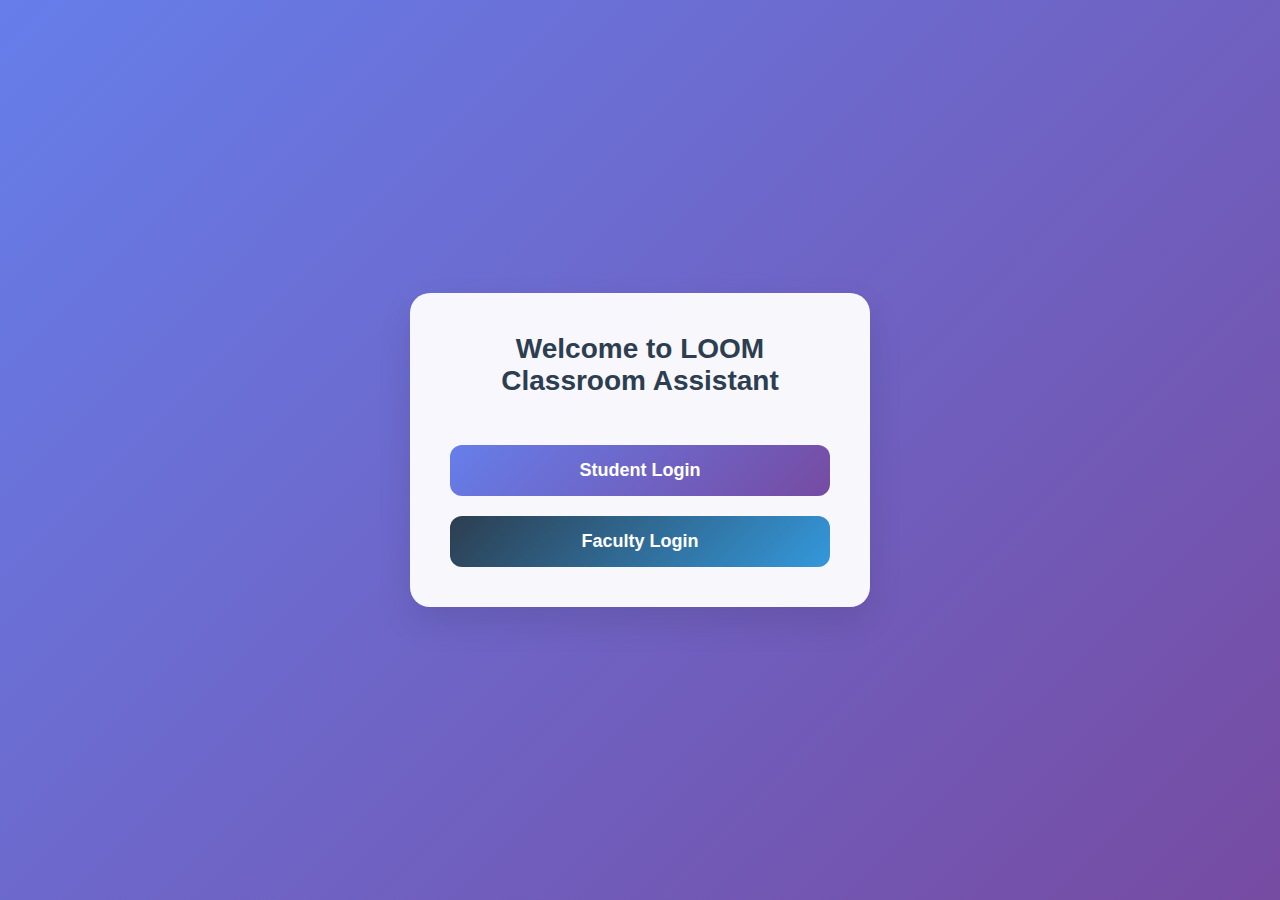
<file: index.html>
<!DOCTYPE html>
<html lang="en">
<head>
    <meta charset="UTF-8">
    <meta name="viewport" content="width=device-width, initial-scale=1.0">
    <title>Login System</title>
    <link rel="stylesheet" href="index.css">
</head>
<body>
    <div class="container">
        <div class="login-options">
            <h2>Welcome to LOOM <br>Classroom Assistant</h2>
            <br>
            <div class="buttons">
                <a href="student_login.html" class="login-btn student">Student Login</a>
                <a href="faculty_login.html" class="login-btn faculty">Faculty Login</a>
            </div>
        </div>
    </div>
</body>
</html>
</file>
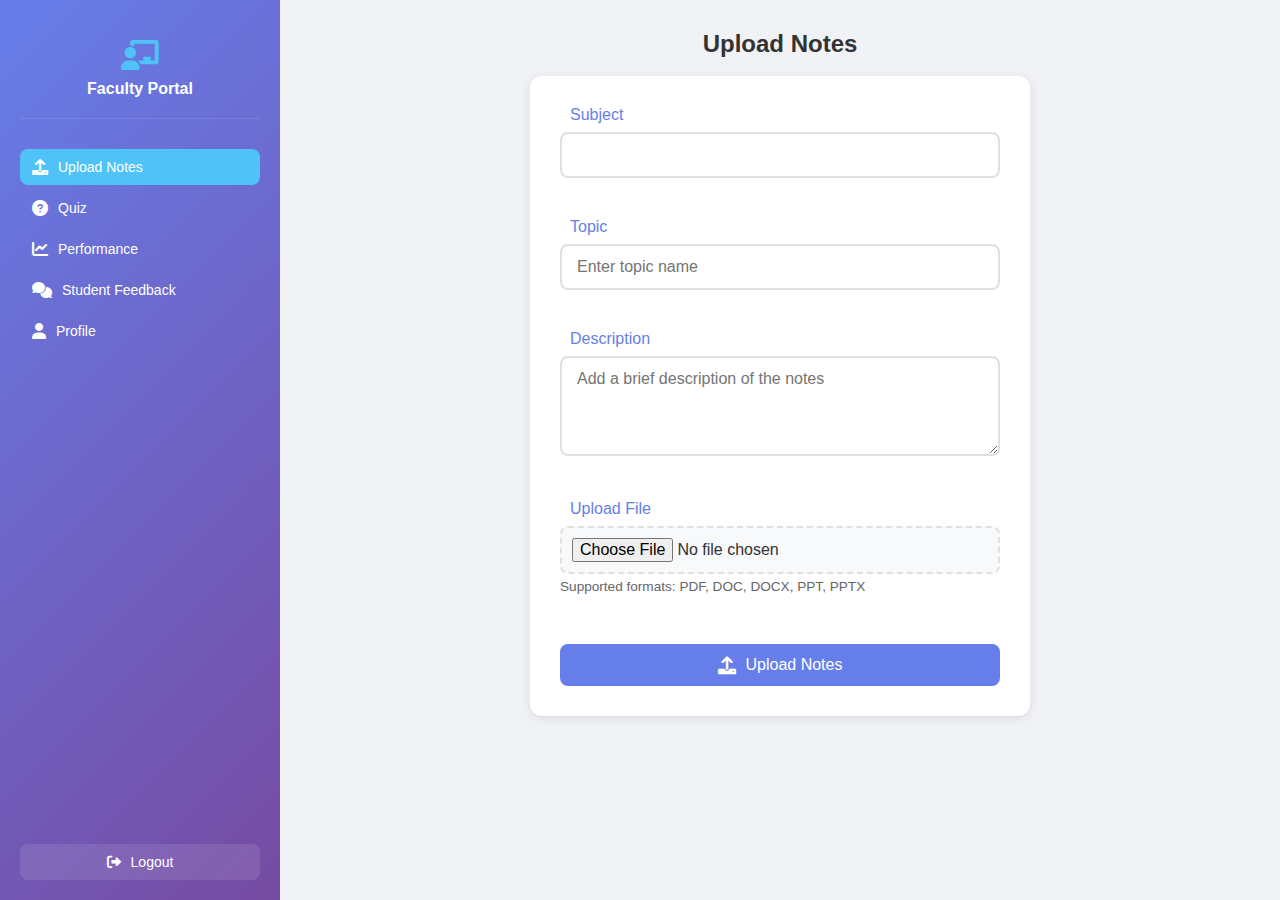
<file: faculty_dashboard.html>
<!DOCTYPE html>
<html lang="en">
<head>
    <meta charset="UTF-8">
    <meta name="viewport" content="width=device-width, initial-scale=1.0">
    <title>Faculty Dashboard</title>
    <link rel="stylesheet" href="faculty_dashboard.css">
    <link rel="stylesheet" href="https://cdnjs.cloudflare.com/ajax/libs/font-awesome/6.0.0/css/all.min.css">
</head>
<body>
    <div class="dashboard">
        <!-- Sidebar -->
        <div class="sidebar">
            <div class="logo">
                <i class="fas fa-chalkboard-teacher"></i>
                <h2>Faculty Portal</h2>
            </div>
            <nav>
                <ul>
                    <li class="active" data-section="upload-notes">
                        <i class="fas fa-upload"></i>
                        <span>Upload Notes</span>
                    </li>
                    <li data-section="generate-quiz">
                        <i class="fas fa-question-circle"></i>
                        <span>Quiz</span>
                    </li>
                    <li data-section="student-performance">
                        <i class="fas fa-chart-line"></i>
                        <span>Performance</span>
                    </li>
                    <li data-section="feedback">
                        <i class="fas fa-comments"></i>
                        <span>Student Feedback</span>
                    </li>
                    <li data-section="profile">
                        <i class="fas fa-user"></i>
                        <span>Profile</span>
                    </li>
                </ul>
            </nav>
            <div class="logout">
                <a href="faculty_login.html">
                    <i class="fas fa-sign-out-alt"></i>
                    <span>Logout</span>
                </a>
            </div>
        </div>

        <!-- Main Content -->
        <div class="main-content">
            <!-- Upload Notes Section -->
            <section id="upload-notes" class="content-section active">
                <h2 style="text-align: center;">Upload Notes</h2>
                <br>
                <div class="upload-container">
                    <form id="uploadForm" class="upload-form">
                        <div class="form-group">
                            <label for="subject">Subject</label>
                            <input type="text" id="subject" required>
                        </div>
                        <div class="form-group">
                            <label for="topic">Topic</label>
                            <input type="text" id="topic" required placeholder="Enter topic name">
                        </div>
                        <div class="form-group">
                            <label for="description">Description</label>
                            <textarea id="description" rows="3" placeholder="Add a brief description of the notes"></textarea>
                        </div>
                        <div class="form-group">
                            <label for="file">Upload File</label>
                            <input type="file" id="file" required>
                            <small class="file-info">Supported formats: PDF, DOC, DOCX, PPT, PPTX</small>
                        </div>
                        <button type="submit" class="upload-btn">
                            <i class="fas fa-upload"></i>
                            Upload Notes
                        </button>
                    </form>
                </div>
            </section>

            <!-- Generate Quiz Section -->
            <section id="generate-quiz" class="content-section">
                <h2 style="text-align: center;" > Generate Quiz</h2>
                <br>
                <div class="quiz-container">
                    <form id="quizForm" class="quiz-form">
                        <div class="form-group">
                            <label for="quiz-subject">Subject</label>
                            <input type="text" id="quiz-subject" required>
                        </div>
                        <div class="form-group">
                            <label for="quiz-section">Section</label>
                            <select id="quiz-section" required>
                            <option value="">Select Section</option>
                            <option value="A1">A1</option>
                            <option value="A2">A2</option>
                            <option value="B1">B1</option>
                            <option value="B2">B2</option>
                            <option value="C1">C1</option>
                            <option value="C2">C2</option>
                            <option value="D1">D1</option>
                            <option value="D2">D2</option>
                            <option value="E1">E1</option>
                            <option value="E2">E2</option>
                            <option value="F1">F1</option>
                            <option value="F2">F2</option>
                            <option value="G1">G1</option>
                            <option value="G2">G2</option>
                            <option value="H1">H1</option>
                            <option value="H2">H2</option>
                            <option value="I1">I1</option>
                            <option value="I2">I2</option>
                            <option value="J1">J1</option>
                            <option value="J2">J2</option>
                            <option value="K1">K1</option>
                            <option value="K2">K2</option>
                            <option value="L1">L1</option>
                            <option value="L2">L2</option>
                            <option value="M1">M1</option>
                            <option value="M2">M2</option>
                            <option value="N1">N1</option>
                            <option value="N2">N2</option>
                            </select>
                        </div>
                        <div class="form-group">
                            <label for="quiz-title">Quiz Title</label>
                            <input type="text" id="quiz-title" required>
                        </div>
                        <div class="form-group">
                            <label for="quiz-duration">Duration</label>
                            <div class="time-picker">
                                <div class="time-input">
                                    <input type="number" id="hours" min="0" max="23" value="0">
                                    <span>:</span>
                                    <input type="number" id="minutes" min="0" max="59" value="0">
                                </div>
                                <div class="time-controls">
                                    <button type="button" class="time-btn" data-action="increment">
                                        <i class="fas fa-chevron-up"></i>
                                    </button>
                                    <button type="button" class="time-btn" data-action="decrement">
                                        <i class="fas fa-chevron-down"></i>
                                    </button>
                                </div>
                            </div>
                        </div>
                        <div class="questions-container">
                            <div class="question">
                                <div class="form-group">
                                    <label>Question 1</label>
                                    <input type="text" placeholder="Enter question" required>
                                </div>
                                <div class="options">
                                    <input type="text" placeholder="Option A" required>
                                    <input type="text" placeholder="Option B" required>
                                    <input type="text" placeholder="Option C" required>
                                    <input type="text" placeholder="Option D" required>
                                </div>
                                <div class="form-group">
                                    <label>Correct Answer</label>
                                    <select required>
                                        <option value="">Select correct option</option>
                                        <option value="A">A</option>
                                        <option value="B">B</option>
                                        <option value="C">C</option>
                                        <option value="D">D</option>
                                    </select>
                                </div>
                            </div>
                        </div>
                        <button type="button" class="add-question-btn">
                            <i class="fas fa-plus"></i>
                            Add Question
                        </button>
                        <button type="submit" class="generate-btn">
                            <i class="fas fa-save"></i>
                            Generate Quiz
                        </button>
                    </form>
                </div>
            </section>

            <!-- Student Performance Section -->
            <section id="student-performance" class="content-section">
                <h2 style="text-align: center;">Student Performance</h2>
                <br>
                <div class="performance-container">
                    <div class="filters">
                        <div class="form-group">
                            <label for="performance-section">Section</label>
                            <select id="performance-section">
                                <option value="">All Sections</option>
                                <<option value="A1">A1</option>
                                <option value="A2">A2</option>
                                <option value="B1">B1</option>
                                <option value="B2">B2</option>
                                <option value="C1">C1</option>
                                <option value="C2">C2</option>
                                <option value="D1">D1</option>
                                <option value="D2">D2</option>
                                <option value="E1">E1</option>
                                <option value="E2">E2</option>
                                <option value="F1">F1</option>
                                <option value="F2">F2</option>
                                <option value="G1">G1</option>
                                <option value="G2">G2</option>
                                <option value="H1">H1</option>
                                <option value="H2">H2</option>
                                <option value="I1">I1</option>
                                <option value="I2">I2</option>
                                <option value="J1">J1</option>
                                <option value="J2">J2</option>
                                <option value="K1">K1</option>
                                <option value="K2">K2</option>
                                <option value="L1">L1</option>
                                <option value="L2">L2</option>
                                <option value="M1">M1</option>
                                <option value="M2">M2</option>
                                <option value="N1">N1</option>
                                <option value="N2">N2</option>
                            </select>
                        </div>
                    </div>
                    <div class="subject-info">
                        <h3>Your Subject: <span id="faculty-subject">Mathematics</span></h3>
                        <div class="performance-summary">
                            <div class="summary-card">
                                <i class="fas fa-chart-pie"></i>
                                <div class="summary-content">
                                    <h4>Average Score</h4>
                                    <p>85%</p>
                                </div>
                            </div>
                            <div class="summary-card">
                                <i class="fas fa-users"></i>
                                <div class="summary-content">
                                    <h4>Total Students</h4>
                                    <p>120</p>
                                </div>
                            </div>
                            <div class="summary-card">
                                <i class="fas fa-star"></i>
                                <div class="summary-content">
                                    <h4>Pass Rate</h4>
                                    <p>92%</p>
                                </div>
                            </div>
                        </div>
                    </div>
                    <div class="performance-table">
                        <table>
                            <thead>
                                <tr>
                                    <th>Student ID</th>
                                    <th>Name</th>
                                    <th>Section</th>
                                    <th>Quiz Scores</th>
                                    <th>Assignment Scores</th>
                                    <th>Overall Grade</th>
                                </tr>
                            </thead>
                            <tbody>
                                <!-- Sample data - will be populated dynamically -->
                                <tr>
                                    <td>2023001</td>
                                    <td>John Doe</td>
                                    <td>A1</td>
                                    <td>
                                        <div class="score-details">
                                            <span class="quiz-score">Quiz 1: 85%</span>
                                            <span class="quiz-score">Quiz 2: 90%</span>
                                            <span class="quiz-score">Quiz 3: 88%</span>
                                        </div>
                                    </td>
                                    <td>
                                        <div class="score-details">
                                            <span class="assignment-score">Assignment 1: 95%</span>
                                            <span class="assignment-score">Assignment 2: 92%</span>
                                        </div>
                                    </td>
                                    <td>A</td>
                                </tr>
                            </tbody>
                        </table>
                    </div>
                </div>
            </section>

            <!-- Feedback Section -->
            <section id="feedback" class="content-section">
                <div class="feedback-container">
                    <h2>Student Feedback</h2>
                    
                    <!-- Feedback Filters -->
                    <div class="feedback-filters">
                        <div class="filter-group">
                            <label>Subject</label>
                            <select id="feedback-subject">
                                <option value="all">All Subjects</option>
                                <option value="math">Mathematics</option>
                                <option value="science">Science</option>
                                <option value="english">English</option>
                            </select>
                        </div>
                        <div class="filter-group">
                            <label>Rating</label>
                            <select id="feedback-rating">
                                <option value="all">All Ratings</option>
                                <option value="5">5 Stars</option>
                                <option value="4">4 Stars</option>
                                <option value="3">3 Stars</option>
                                <option value="2">2 Stars</option>
                                <option value="1">1 Star</option>
                            </select>
                        </div>
                    </div>

                    <!-- Feedback List -->
                    <div class="feedback-list">
                        <!-- Feedback Item 1 -->
                        <div class="feedback-item">
                            <div class="feedback-header">
                                <div class="student-info">
                                    <h3>John Doe</h3>
                                    <p>Section A1 | Mathematics</p>
                                </div>
                                <div class="feedback-rating">
                                    <div class="stars">
                                        <i class="fas fa-star"></i>
                                        <i class="fas fa-star"></i>
                                        <i class="fas fa-star"></i>
                                        <i class="fas fa-star"></i>
                                        <i class="fas fa-star"></i>
                                    </div>
                                    <span class="date">March 15, 2024</span>
                                </div>
                            </div>
                            <div class="feedback-content">
                                <p>"The teacher explains concepts very clearly and provides helpful examples. The notes are well-organized and easy to understand."</p>
                            </div>
                        </div>

                        <!-- Feedback Item 2 -->
                        <div class="feedback-item">
                            <div class="feedback-header">
                                <div class="student-info">
                                    <h3>Jane Smith</h3>
                                    <p>Section B2 | Science</p>
                                </div>
                                <div class="feedback-rating">
                                    <div class="stars">
                                        <i class="fas fa-star"></i>
                                        <i class="fas fa-star"></i>
                                        <i class="fas fa-star"></i>
                                        <i class="fas fa-star"></i>
                                        <i class="far fa-star"></i>
                                    </div>
                                    <span class="date">March 14, 2024</span>
                                </div>
                            </div>
                            <div class="feedback-content">
                                <p>"The practical demonstrations in class are very helpful. Would appreciate more interactive sessions."</p>
                            </div>
                        </div>

                        <!-- Feedback Item 3 -->
                        <div class="feedback-item">
                            <div class="feedback-header">
                                <div class="student-info">
                                    <h3>Mike Johnson</h3>
                                    <p>Section C1 | English</p>
                                </div>
                                <div class="feedback-rating">
                                    <div class="stars">
                                        <i class="fas fa-star"></i>
                                        <i class="fas fa-star"></i>
                                        <i class="fas fa-star"></i>
                                        <i class="fas fa-star"></i>
                                        <i class="fas fa-star-half-alt"></i>
                                    </div>
                                    <span class="date">March 13, 2024</span>
                                </div>
                            </div>
                            <div class="feedback-content">
                                <p>"Great teaching methodology. The assignments are challenging but help in better understanding of the subject."</p>
                            </div>
                        </div>
                    </div>

                    <!-- Feedback Summary -->
                    <div class="feedback-summary">
                        <div class="summary-card">
                            <i class="fas fa-star"></i>
                            <div class="summary-content">
                                <h4>Average Rating</h4>
                                <p>4.5/5</p>
                            </div>
                        </div>
                        <div class="summary-card">
                            <i class="fas fa-comment"></i>
                            <div class="summary-content">
                                <h4>Total Feedback</h4>
                                <p>24</p>
                            </div>
                        </div>
                        <div class="summary-card">
                            <i class="fas fa-chart-pie"></i>
                            <div class="summary-content">
                                <h4>Positive Feedback</h4>
                                <p>85%</p>
                            </div>
                        </div>
                    </div>
                </div>
            </section>

            <!-- Profile Section -->
            <section id="profile" class="content-section">
                <h2 style="text-align: center;">Profile</h2>
                <br>
                <div class="profile-container">
                    <div class="profile-info">
                        <h3 id="faculty-name">Dr. John Doe</h3>
                        <p id="faculty-id">FAC12345</p>
                        <p id="faculty-subject">Mathematics</p>
                    </div>
                    <form id="profileForm" class="profile-form">
                        <div class="form-group">
                            <label for="profile-name">Full Name</label>
                            <input type="text" id="profile-name" required>
                        </div>
                        <div class="form-group">
                            <label for="profile-email">Email</label>
                            <input type="email" id="profile-email" required>
                        </div>
                        <div class="form-group">
                            <label for="profile-department">Department</label>
                            <select id="profile-department" required>
                                <option value="" disabled selected>Select Department</option>
                                <option value="btech">B.Tech</option>
                                <option value="mtech">M.Tech</option>
                                <option value="bca">BCA</option>
                                <option value="mca">MCA</option>
                                <option value="bba">BBA</option>
                                <option value="mba">MBA</option>
                                <option value="bcom">B.Com</option>
                                <option value="mcom">M.Com</option>
                            </select>
                        </div>
                        <button type="submit" class="save-btn">
                            <i class="fas fa-save"></i>
                            Save Changes
                        </button>
                    </form>
                </div>
            </section>
        </div>
    </div>

    <script>
        // Navigation
        document.querySelectorAll('.sidebar li').forEach(item => {
            item.addEventListener('click', function() {
                // Remove active class from all items
                document.querySelectorAll('.sidebar li').forEach(li => li.classList.remove('active'));
                document.querySelectorAll('.content-section').forEach(section => section.classList.remove('active'));
                
                // Add active class to clicked item
                this.classList.add('active');
                const sectionId = this.getAttribute('data-section');
                document.getElementById(sectionId).classList.add('active');
            });
        });

        // Add Question Button
        document.querySelector('.add-question-btn').addEventListener('click', function() {
            const questionsContainer = document.querySelector('.questions-container');
            const questionCount = questionsContainer.children.length + 1;
            
            const newQuestion = document.createElement('div');
            newQuestion.className = 'question';
            newQuestion.innerHTML = `
                <div class="form-group">
                    <label>Question ${questionCount}</label>
                    <input type="text" placeholder="Enter question" required>
                </div>
                <div class="options">
                    <input type="text" placeholder="Option A" required>
                    <input type="text" placeholder="Option B" required>
                    <input type="text" placeholder="Option C" required>
                    <input type="text" placeholder="Option D" required>
                </div>
                <div class="form-group">
                    <label>Correct Answer</label>
                    <select required>
                        <option value="">Select correct option</option>
                        <option value="A">A</option>
                        <option value="B">B</option>
                        <option value="C">C</option>
                        <option value="D">D</option>
                    </select>
                </div>
            `;
            
            questionsContainer.appendChild(newQuestion);
        });

        // Form Submissions
        document.getElementById('uploadForm').addEventListener('submit', function(e) {
            e.preventDefault();
            // Add your upload logic here
            alert('Notes uploaded successfully!');
        });

        document.getElementById('quizForm').addEventListener('submit', function(e) {
            e.preventDefault();
            // Add your quiz generation logic here
            alert('Quiz generated successfully!');
        });

        document.getElementById('profileForm').addEventListener('submit', function(e) {
            e.preventDefault();
            // Add your profile update logic here
            alert('Profile updated successfully!');
        });

        // Time Picker Functionality
        document.querySelectorAll('.time-input input').forEach(input => {
            input.addEventListener('change', function() {
                if (this.id === 'hours') {
                    this.value = Math.min(23, Math.max(0, parseInt(this.value) || 0));
                } else {
                    this.value = Math.min(59, Math.max(0, parseInt(this.value) || 0));
                }
            });
        });

        document.querySelectorAll('.time-btn').forEach(button => {
            button.addEventListener('click', function() {
                const action = this.getAttribute('data-action');
                const input = this.closest('.time-picker').querySelector('input');
                const currentValue = parseInt(input.value) || 0;
                
                if (action === 'increment') {
                    if (input.id === 'hours') {
                        input.value = Math.min(23, currentValue + 1);
                    } else {
                        input.value = Math.min(59, currentValue + 1);
                    }
                } else {
                    if (input.id === 'hours') {
                        input.value = Math.max(0, currentValue - 1);
                    } else {
                        input.value = Math.max(0, currentValue - 1);
                    }
                }
            });
        });
    </script>
</body>
</html>
</file>
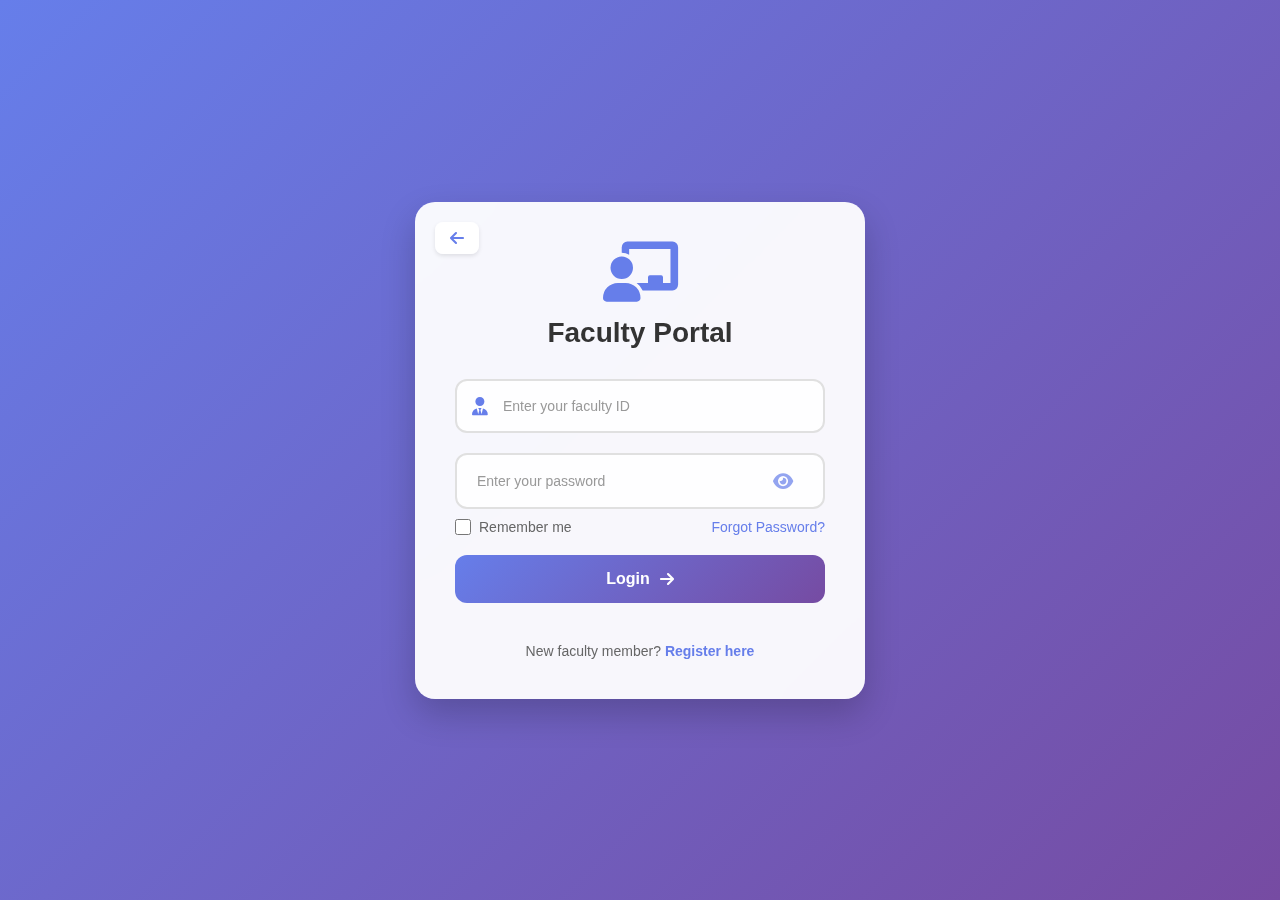
<file: faculty_login.html>
<!DOCTYPE html>
<html lang="en">
<head>
    <meta charset="UTF-8">
    <meta name="viewport" content="width=device-width, initial-scale=1.0">
    <title>Faculty Login</title>
    <link rel="stylesheet" href="faculty.css">
    <link rel="stylesheet" href="https://cdnjs.cloudflare.com/ajax/libs/font-awesome/6.0.0/css/all.min.css">
</head>
<body>
    <div class="container">
        <!-- Back to Home Button -->
        <div class="back-to-home">
            <a href="index.html">
                <i class="fas fa-arrow-left"></i>
            </a>
        </div>
        
        <!-- Login Form -->
        <div class="form-container active" id="login-form">
            <div class="logo">
                <i class="fas fa-chalkboard-teacher"></i>
                <h1>Faculty Portal</h1>
            </div>
            
            <form id="loginForm" class="login-form">
                <div class="form-group">
                    <div class="input-group">
                        <i class="fas fa-user-tie"></i>
                        <input type="text" id="faculty-id" placeholder="Enter your faculty ID" required>
                    </div>
                </div>
                
                <div class="form-group">
                    <div class="input-group">                        
                        <input type="password" id="password" placeholder="Enter your password" required>
                        <i class="fas fa-eye toggle-password"></i>
                    </div>
                </div>

                <div class="remember-forgot">
                    <label class="remember-me">
                        <input type="checkbox" id="remember">
                        <span>Remember me</span>
                    </label>
                    <a href="#" class="forgot-password" onclick="showForm('forgot-password-form')">Forgot Password?</a>
                </div>

                <button type="submit" class="login-btn">
                    <span>Login</span>
                    <i class="fas fa-arrow-right"></i>
                </button>

                <div class="register-link">
                    <p>New faculty member? <a href="#" onclick="showForm('register-form')">Register here</a></p>
                </div>
            </form>
        </div>

        <!-- Registration Form -->
        <div class="form-container" id="register-form" style="display: none;">
            <div class="logo">
                <i class="fas fa-user-plus"></i>
                <h1>Faculty Registration</h1>
            </div>
            <form id="registerForm" class="login-form">
                <div class="form-group">
                    <div class="input-group">
                        <i class="fas fa-user"></i>
                        <input type="text" id="fullname" placeholder="Full Name" required>
                    </div>
                </div>
                <div class="form-group">
                    <div class="input-group">
                        <i class="fas fa-envelope"></i>
                        <input type="email" id="email" placeholder="Email Address" required>
                    </div>
                </div>
                <div class="form-group">
                    <div class="input-group">
                        <i class="fas fa-id-card"></i>
                        <input type="text" id="reg-faculty-id" placeholder="Faculty ID" required>
                    </div>
                </div>
                
                <div class="form-group">
                    <div class="input-group">
                        <input type="password" id="reg-password" placeholder="Create Password" required>
                        <i class="fas fa-eye toggle-password"></i>
                    </div>
                </div>
                <div class="form-group">
                    <div class="input-group">
                        <input type="password" id="confirm-password" placeholder="Confirm Password" required>
                        <i class="fas fa-eye toggle-password"></i>
                    </div>
                </div>

                <button type="submit" class="login-btn">
                    <span>Register</span>
                    <i class="fas fa-user-plus"></i>
                </button>

                <div class="register-link">
                    <p>Already have an account? <a href="#" onclick="showForm('login-form')">Login here</a></p>
                </div>
            </form>
        </div>
        <!-- Forgot Password Form -->
        <div class="form-container" id="forgot-password-form" style="display: none;">
            <div class="logo">
                <i class="fas fa-key"></i>
                <h1>Reset Password</h1>
            </div>
            
            <form id="forgotPasswordForm" class="login-form">
                <div class="form-group">
                    <div class="input-group">
                        <i class="fas fa-user-tie"></i>
                        <input type="text" id="reset-faculty-id" placeholder="Enter your faculty ID" required>
                    </div>
                </div>
                <button type="submit" class="login-btn">
                    <span>Reset Password</span>
                    <i class="fas fa-paper-plane"></i>
                </button>

                <div class="register-link">
                    <p>Remembered your password? <a href="#" onclick="showForm('login-form')">Login here</a></p>
                </div>
            </form>
        </div>
    </div>
    <script>
        function showForm(formId) {
            // Hide all forms
            document.querySelectorAll('.form-container').forEach(form => {
                form.style.display = 'none';
            });
            
            // Show selected form
            document.getElementById(formId).style.display = 'block';
        }

        // Toggle password visibility
        document.querySelectorAll('.toggle-password').forEach(icon => {
            icon.addEventListener('click', function() {
                const input = this.previousElementSibling;
                const type = input.getAttribute('type') === 'password' ? 'text' : 'password';
                input.setAttribute('type', type);
                this.classList.toggle('fa-eye');
                this.classList.toggle('fa-eye-slash');
            });
        });

        // Handle form submissions
        document.getElementById('loginForm').addEventListener('submit', function(e) {
            e.preventDefault();
            const facultyId = document.getElementById('faculty-id').value;
            const password = document.getElementById('password').value;
            
            if (facultyId && password) {
                // Store faculty ID in session storage
                sessionStorage.setItem('facultyId', facultyId);
                // Redirect to dashboard
                window.location.href = 'faculty_dashboard.html';
            } else {
                alert('Please enter valid credentials');
            }
        });

        document.getElementById('registerForm').addEventListener('submit', function(e) {
            e.preventDefault();
            const fullName = document.getElementById('fullname').value;
            const email = document.getElementById('email').value;
            const facultyId = document.getElementById('reg-faculty-id').value;
            const password = document.getElementById('reg-password').value;
            const confirmPassword = document.getElementById('confirm-password').value;
            
            if (password !== confirmPassword) {
                alert('Passwords do not match!');
                return;
            }

            if (fullName && email && facultyId && password) {
                // Show success message
                alert('Registration successful! Please login with your credentials.');
                // Clear registration form
                document.getElementById('registerForm').reset();
                // Show login form
                showForm('login-form');
            } else {
                alert('Please fill in all fields');
            }
        });

        document.getElementById('forgotPasswordForm').addEventListener('submit', function(e) {
            e.preventDefault();
            const facultyId = document.getElementById('reset-faculty-id').value;
            
            if (facultyId) {
                alert('Password reset instructions have been sent to your registered email');
                showForm('login-form');
            } else {
                alert('Please enter your faculty ID');
            }
        });
    </script>
</body>
</html>
</file>
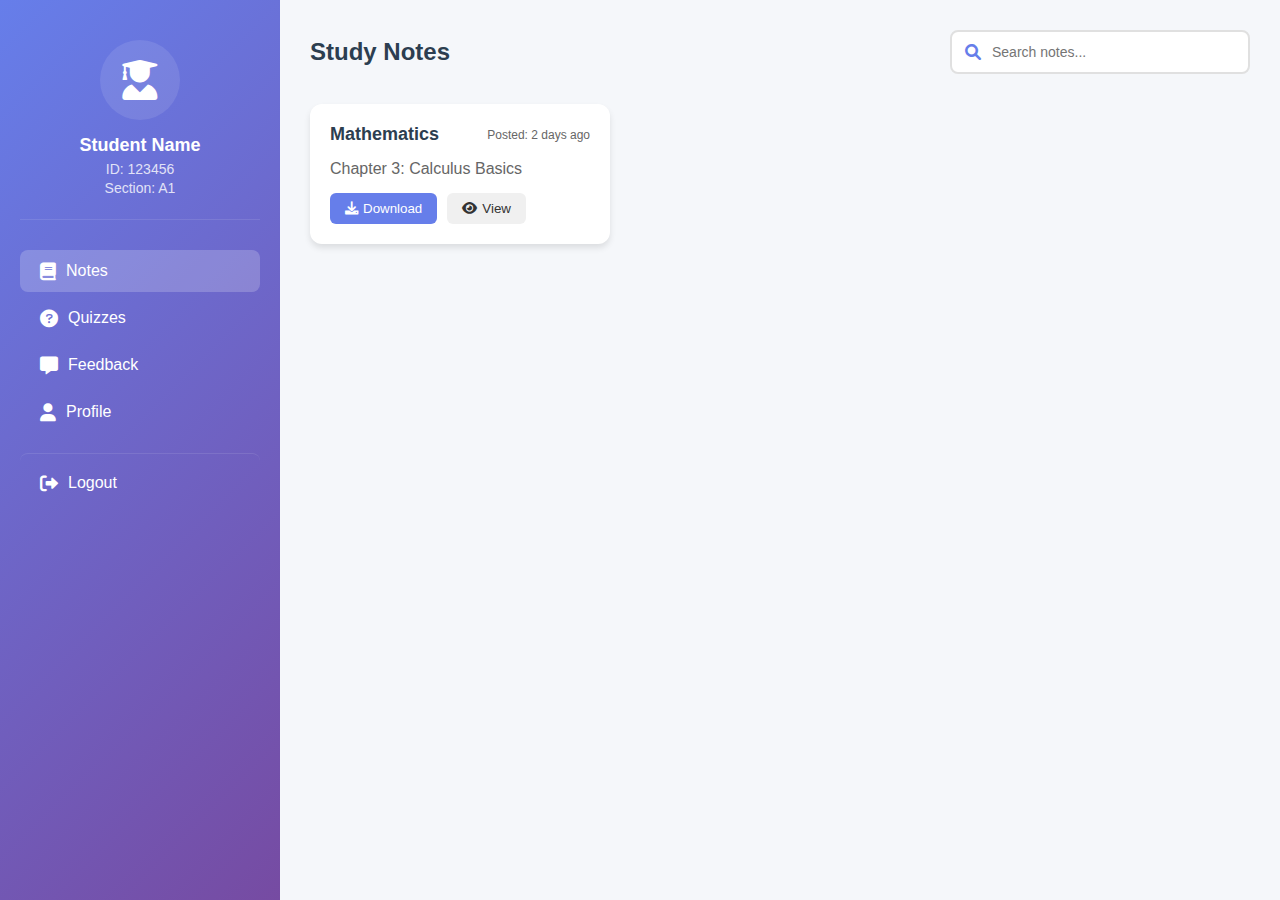
<file: student_dashboard.html>
<!DOCTYPE html>
<html lang="en">
<head>
    <meta charset="UTF-8">
    <meta name="viewport" content="width=device-width, initial-scale=1.0">
    <title>Student Dashboard</title>
    <link rel="stylesheet" href="student_dashboard.css">
    <link rel="stylesheet" href="https://cdnjs.cloudflare.com/ajax/libs/font-awesome/6.0.0/css/all.min.css">
</head>
<body>
    <div class="dashboard-container">
        <!-- Sidebar -->
        <div class="sidebar">
            <div class="profile-section">
                <div class="profile-pic">
                    <i class="fas fa-user-graduate"></i>
                </div>
                <div class="profile-info">
                    <h3 id="student-name">Student Name</h3>
                    <p id="student-id">ID: 123456</p>
                    <p id="student-section">Section: A1</p>
                </div>
            </div>
            <nav class="sidebar-nav">
                <ul>
                    <li class="active" data-section="notes">
                        <i class="fas fa-book"></i>
                        <span>Notes</span>
                    </li>
                    <li data-section="quizzes">
                        <i class="fas fa-question-circle"></i>
                        <span>Quizzes</span>
                    </li>
                    <li data-section="feedback">
                        <i class="fas fa-comment-alt"></i>
                        <span>Feedback</span>
                    </li>
                    <li data-section="profile">
                        <i class="fas fa-user"></i>
                        <span>Profile</span>
                    </li>
                </ul>
            </nav>
        </div>

        <!-- Main Content -->
        <div class="main-content">
            <!-- Notes Section -->
            <div class="content-section active" id="notes-section">
                <div class="section-header">
                    <h2>Study Notes</h2>
                    <div class="search-bar">
                        <input type="text" placeholder="Search notes...">
                        <i class="fas fa-search"></i>
                    </div>
                </div>
                <div class="notes-grid">
                    <div class="note-card">
                        <div class="note-header">
                            <h3>Mathematics</h3>
                            <span class="date">Posted: 2 days ago</span>
                        </div>
                        <div class="note-content">
                            <p>Chapter 3: Calculus Basics</p>
                            <div class="note-actions">
                                <button class="download-btn">
                                    <i class="fas fa-download"></i> Download
                                </button>
                                <button class="view-btn">
                                    <i class="fas fa-eye"></i> View
                                </button>
                            </div>
                        </div>
                    </div>
                    <!-- More note cards can be added here -->
                </div>
            </div>

            <!-- Quizzes Section -->
            <div class="content-section" id="quizzes-section">
                <div class="section-header">
                    <h2>Available Quizzes</h2>
                </div>
                <div class="quizzes-grid">
                    <div class="quiz-card">
                        <div class="quiz-header">
                            <h3>Mathematics Quiz</h3>
                            <span class="status pending">Pending</span>
                        </div>
                        <div class="quiz-info">
                            <p><i class="fas fa-clock"></i> Duration: 30 mins</p>
                            <p><i class="fas fa-question-circle"></i> 20 Questions</p>
                            <p><i class="fas fa-calendar"></i> Due: Tomorrow</p>
                        </div>
                        <button class="start-quiz-btn">
                            <i class="fas fa-play"></i> Start Quiz
                        </button>
                    </div>
                    <!-- More quiz cards can be added here -->
                </div>
            </div>

            <!-- Feedback Section -->
            <div class="content-section" id="feedback-section">
                <div class="section-header">
                    <h2>Teacher Feedback</h2>
                </div>
                <div class="feedback-form">
                    <div class="form-group">
                        <label for="teacher-select">Select Teacher</label>
                        <select id="teacher-select">
                            <option value="" disabled selected>Choose a teacher</option>
                            <option value="1">Dr. Smith</option>
                            <option value="2">Prof. Johnson</option>
                            <option value="3">Ms. Williams</option>
                        </select>
                    </div>
                    <div class="form-group">
                        <label for="feedback-subject">Subject</label>
                        <input type="text" id="feedback-subject" placeholder="Enter subject">
                    </div>
                    <div class="form-group">
                        <label for="feedback-message">Your Feedback</label>
                        <textarea id="feedback-message" placeholder="Write your feedback here..."></textarea>
                    </div>
                    <button class="submit-feedback-btn">
                        <i class="fas fa-paper-plane"></i> Submit Feedback
                    </button>
                </div>
            </div>

            <!-- Profile Section -->
            <div class="content-section" id="profile-section">
                <div class="section-header">
                    <h2>Profile Settings</h2>
                </div>
                <div class="profile-form">
                    <div class="form-group">
                        <label for="profile-name">Full Name</label>
                        <input type="text" id="profile-name" placeholder="Enter your full name">
                    </div>
                    <div class="form-group">
                        <label for="profile-email">Email</label>
                        <input type="email" id="profile-email" placeholder="Enter your email">
                    </div>
                    <div class="form-group">
                        <label for="profile-rollno">Roll Number</label>
                        <input type="text" id="profile-rollno" placeholder="Enter your roll number">
                    </div>
                    <div class="form-group">
                        <label for="profile-section">Section</label>
                        <select id="profile-section">
                            <option value="" disabled selected>Select Section</option>
                            <option value="A1">A1</option>
                            <option value="A2">A2</option>
                            <option value="B1">B1</option>
                            <option value="B2">B2</option>
                            <option value="C1">C1</option>
                            <option value="C2">C2</option>
                            <option value="D1">D1</option>
                            <option value="D2">D2</option>
                            <option value="E1">E1</option>
                            <option value="E2">E2</option>
                            <option value="F1">F1</option>
                            <option value="F2">F2</option>
                            <option value="G1">G1</option>
                            <option value="G2">G2</option>
                            <option value="H1">H1</option>
                            <option value="H2">H2</option>
                            <option value="I1">I1</option>
                            <option value="I2">I2</option>
                            <option value="J1">J1</option>
                            <option value="J2">J2</option>
                            <option value="K1">K1</option>
                            <option value="K2">K2</option>
                            <option value="L1">L1</option>
                            <option value="L2">L2</option>
                            <option value="M1">M1</option>
                            <option value="M2">M2</option>
                            <option value="N1">N1</option>
                            <option value="N2">N2</option>
                        </select>
                    </div>
                    <div class="form-group">
                        <label for="profile-semester">Semester</label>
                        <select id="profile-semester">
                            <option value="" disabled selected>Select Semester</option>
                            <option value="1">1st Semester</option>
                            <option value="2">2nd Semester</option>
                            <option value="3">3rd Semester</option>
                            <option value="4">4th Semester</option>
                            <option value="5">5th Semester</option>
                            <option value="6">6th Semester</option>
                            <option value="7">7th Semester</option>
                            <option value="8">8th Semester</option>
                            <option value="9">9th Semester</option>
                            <option value="10">10th Semester</option>
                        </select>
                    </div>
                    <button class="save-profile-btn">
                        <i class="fas fa-save"></i> Save Changes
                    </button>
                </div>
            </div>
        </div>
    </div>

    <script>
        // Get student data from localStorage (assuming it was stored during login)
        const studentData = JSON.parse(localStorage.getItem('studentData')) || {
            name: 'Student Name',
            id: '123456',
            section: 'A1',
            email: 'student@example.com'
        };

        // Update profile information
        document.getElementById('student-name').textContent = studentData.name;
        document.getElementById('student-id').textContent = `ID: ${studentData.id}`;
        document.getElementById('student-section').textContent = `Section: ${studentData.section}`;

        // Update profile form with current data
        document.getElementById('profile-name').value = studentData.name;
        document.getElementById('profile-email').value = studentData.email;
        document.getElementById('profile-rollno').value = studentData.rollno || '';
        document.getElementById('profile-section').value = studentData.section || '';
        document.getElementById('profile-semester').value = studentData.semester || '';

        // Navigation functionality
        document.querySelectorAll('.sidebar-nav li').forEach(item => {
            item.addEventListener('click', function() {
                // Remove active class from all nav items
                document.querySelectorAll('.sidebar-nav li').forEach(li => li.classList.remove('active'));
                // Add active class to clicked item
                this.classList.add('active');
                
                // Hide all sections
                document.querySelectorAll('.content-section').forEach(section => {
                    section.classList.remove('active');
                });
                
                // Show selected section
                const sectionId = this.getAttribute('data-section') + '-section';
                document.getElementById(sectionId).classList.add('active');
            });
        });

        // Form submission handlers
        document.querySelector('.submit-feedback-btn').addEventListener('click', function() {
            const teacher = document.getElementById('teacher-select').value;
            const subject = document.getElementById('feedback-subject').value;
            const message = document.getElementById('feedback-message').value;
            
            if (!teacher || !subject || !message) {
                alert('Please fill in all fields');
                return;
            }
            
            // Here you would typically send the feedback to your backend
            console.log('Feedback submitted:', { teacher, subject, message });
            alert('Feedback submitted successfully!');
        });

        document.querySelector('.save-profile-btn').addEventListener('click', function() {
            const newName = document.getElementById('profile-name').value;
            const newEmail = document.getElementById('profile-email').value;
            const newRollno = document.getElementById('profile-rollno').value;
            const newSection = document.getElementById('profile-section').value;
            const newSemester = document.getElementById('profile-semester').value;
            
            // Update student data
            studentData.name = newName;
            studentData.email = newEmail;
            studentData.rollno = newRollno;
            studentData.section = newSection;
            studentData.semester = newSemester;
            
            // Update localStorage
            localStorage.setItem('studentData', JSON.stringify(studentData));
            
            // Update displayed information
            document.getElementById('student-name').textContent = studentData.name;
            document.getElementById('student-id').textContent = `ID: ${studentData.rollno}`;
            document.getElementById('student-section').textContent = `Section: ${studentData.section}`;
            
            alert('Profile changes saved successfully!');
        });

        // Add logout functionality
        const logoutBtn = document.createElement('li');
        logoutBtn.innerHTML = '<i class="fas fa-sign-out-alt"></i><span>Logout</span>';
        logoutBtn.style.marginTop = '20px';
        logoutBtn.style.borderTop = '1px solid rgba(255, 255, 255, 0.1)';
        logoutBtn.style.paddingTop = '20px';
        logoutBtn.addEventListener('click', function() {
            // Clear student data from localStorage
            localStorage.removeItem('studentData');
            // Redirect to login page
            window.location.href = 'student_login.html';
        });
        document.querySelector('.sidebar-nav ul').appendChild(logoutBtn);
    </script>
</body>
</html>
</file>
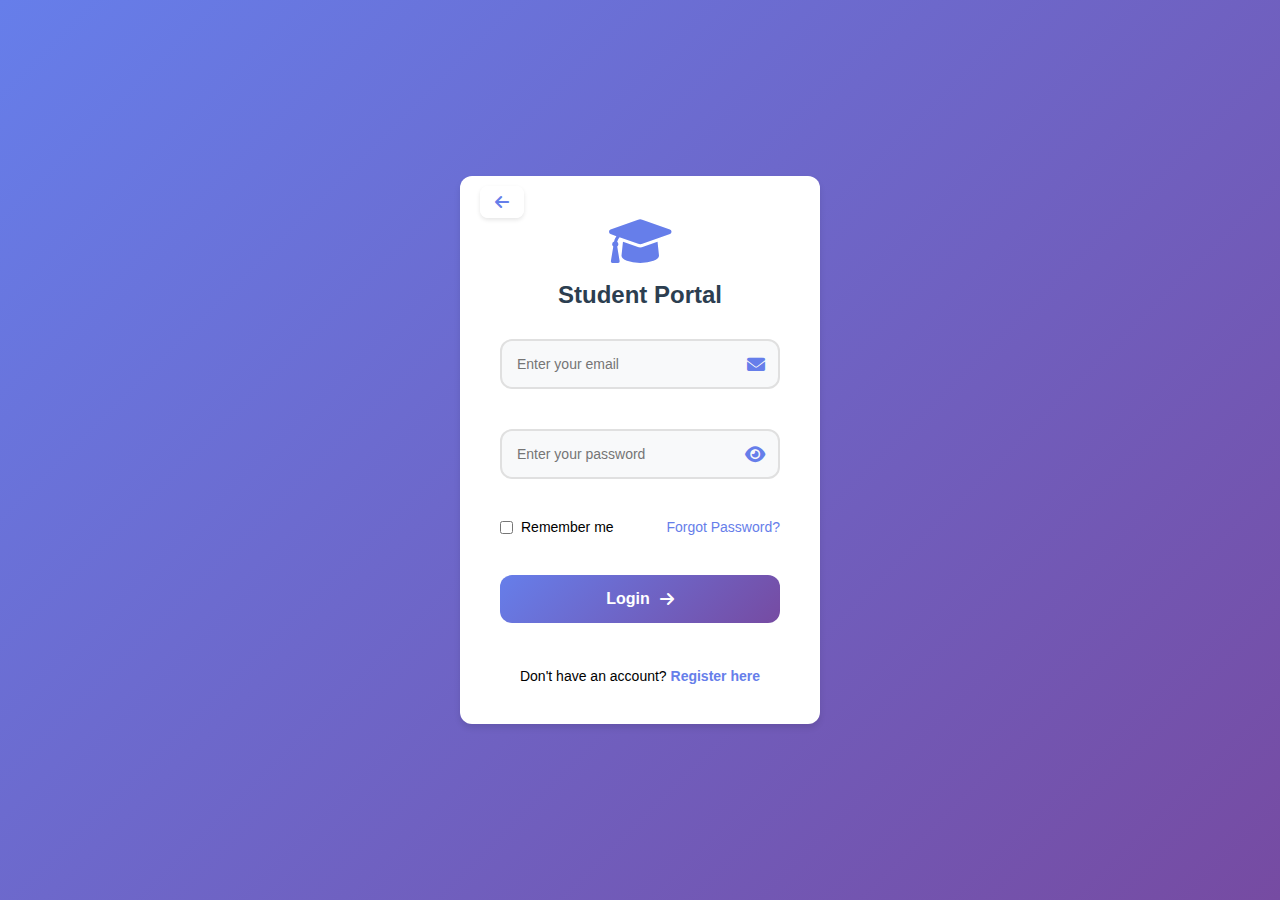
<file: student_login.html>
<!DOCTYPE html>
<html lang="en">
<head>
    <meta charset="UTF-8">
    <meta name="viewport" content="width=device-width, initial-scale=1.0">
    <title>Student Portal</title>
    <link rel="stylesheet" href="student.css">
    <link rel="stylesheet" href="https://cdnjs.cloudflare.com/ajax/libs/font-awesome/6.0.0/css/all.min.css">
</head>
<body>
    <div class="container">
        <!-- Back to Home Button -->
        <div class="back-to-home">
            <a href="index.html">
                <i class="fas fa-arrow-left" style="left: 10px;"></i>
            </a>
        </div>
        
        <!-- Login Form -->
        <div class="form-container active" id="login-form">
            <div class="logo">
                <i class="fas fa-graduation-cap"></i>
                <h1>Student Portal</h1>
            </div>
            
            <form id="loginForm" class="login-form">
                <div class="form-group">
                    <div class="input-group">
                        <i class="fas fa-envelope"></i>
                        <input type="email" id="email" placeholder="Enter your email" required>
                    </div>
                </div>
                
                <div class="form-group">
                    <div class="input-group">
                        <input type="password" id="password" placeholder="Enter your password" required>
                        <i class="fas fa-eye toggle-password"></i>
                    </div>
                </div>

                <div class="remember-forgot">
                    <label class="remember-me">
                        <input type="checkbox" id="remember">
                        <span>Remember me</span>
                    </label>
                    <a href="#" class="forgot-password" onclick="showForm('forgot-password-form')">Forgot Password?</a>
                </div>

                <button type="submit" class="login-btn">
                    <span>Login</span>
                    <i class="fas fa-arrow-right"></i>
                </button>

                <div class="register-link">
                    <p>Don't have an account? <a href="#" onclick="showForm('register-form')">Register here</a></p>
                </div>
            </form>
        </div>

        <!-- Register Form -->
        <div class="form-container" id="register-form" style="display: none;">
            <div class="logo">
                <i class="fas fa-user-plus"></i>
                <h1>Create Account</h1>
            </div>
            
            <form id="registerForm" class="login-form">
                <div class="form-group">
                    <div class="input-group">
                        <i class="fas fa-user"></i>
                        <input type="text" id="fullname" placeholder="Full Name" required>
                    </div>
                </div>

                <div class="form-group">
                    <div class="input-group">
                        <i class="fas fa-envelope"></i>
                        <input type="email" id="reg-email" placeholder="Email Address" required>
                    </div>
                </div>
                <div class="form-group">
                    <label for="semester"></label>
                    <select id="semester" required>
                        <option value="" disabled selected>Select Semester</option>
                        <option value="1">1st </option>
                        <option value="2">2nd </option>
                        <option value="3">3rd </option>
                        <option value="4">4th </option>
                        <option value="5">5th </option>
                        <option value="6">6th </option>
                        <option value="7">7th </option>
                        <option value="8">8th </option>
                        <option value="9">9th </option>
                        <option value="10">10th </option>
                    </select>
                </div>
                <div class="form-group">
                    <label for="department"></label>
                    <select id="department" required>
                        <option value="" disabled selected>Select Department</option>
                        <option value="btech">B.Tech</option>
                        <option value="mtech">M.Tech</option>
                        <option value="bca">BCA</option>
                        <option value="mca">MCA</option>
                        <option value="bba">BBA</option>
                        <option value="mba">MBA</option>
                        <option value="bcom">B.Com</option>
                        <option value="mcom">M.Com</option>
                    </select>
                </div>
                <div class="form-group">
                    <div class="input-group">
                        <i class="fas fa-users"></i>
                        <select id="section" required>
                            <option value="" disabled selected>Select Section</option>
                            <option value="A1">A1</option>
                            <option value="A2">A2</option>
                            <option value="B1">B1</option>
                            <option value="B2">B2</option>
                            <option value="C1">C1</option>
                            <option value="C2">C2</option>
                            <option value="D1">D1</option>
                            <option value="D2">D2</option>
                            <option value="E1">E1</option>
                            <option value="E2">E2</option>
                            <option value="F1">F1</option>
                            <option value="F2">F2</option>
                            <option value="G1">G1</option>
                            <option value="G2">G2</option>
                            <option value="H1">H1</option>
                            <option value="H2">H2</option>
                            <option value="I1">I1</option>
                            <option value="I2">I2</option>
                            <option value="J1">J1</option>
                            <option value="J2">J2</option>
                            <option value="K1">K1</option>
                            <option value="K2">K2</option>
                            <option value="L1">L1</option>
                            <option value="L2">L2</option>
                            <option value="M1">M1</option>
                            <option value="M2">M2</option>
                            <option value="N1">N1</option>
                            <option value="N2">N2</option>
                        </select>
                    </div>
                </div>
                <div class="form-group">
                    <div class="input-group">
                        <i class="fas fa-hashtag"></i>
                        <input type="text" id="university-roll" placeholder="University Roll Number" required>
                    </div>
                </div>
                <div class="form-group">
                    <div class="input-group">
                        <i class="fas fa-hashtag"></i>
                        <input type="text" id="class-roll" placeholder="Class Roll Number" required>
                    </div>
                </div>
                <div class="form-group">
                    <div class="input-group">
                        <input type="password" id="reg-password" placeholder="Create Password" required>
                        <i class="fas fa-eye toggle-password"></i>
                    </div>
                </div>

                <div class="form-group">
                    <div class="input-group">
                        <input type="password" id="confirm-password" placeholder="Confirm Password" required>
                        <i class="fas fa-eye toggle-password"></i>
                    </div>
                </div>

                <button type="submit" class="login-btn">
                    <span>Register</span>
                    <i class="fas fa-user-plus"></i>
                </button>

                <div class="register-link">
                    <p>Already have an account? <a href="#" onclick="showForm('login-form')">Login here</a></p>
                </div>
            </form>
        </div>

        <!-- Forgot Password Form -->
        <div class="form-container" id="forgot-password-form" style="display: none;">
            <div class="logo">
                <i class="fas fa-key"></i>
                <h1>Reset Password</h1>
            </div>
            
            <form id="forgotPasswordForm" class="login-form">
                <div class="form-group">
                    <div class="input-group">
                        <i class="fas fa-envelope"></i>
                        <input type="email" id="reset-email" placeholder="Enter your email" required>
                    </div>
                </div>

                <button type="submit" class="login-btn">
                    <span>Reset Password</span>
                    <i class="fas fa-paper-plane"></i>
                </button>

                <div class="register-link">
                    <p>Remember your password? <a href="#" onclick="showForm('login-form')">Login here</a></p>
                </div>
            </form>
        </div>
    </div>

    <script>
        function showForm(formId) {
            // Hide all forms
            document.querySelectorAll('.form-container').forEach(form => {
                form.style.display = 'none';
            });
            
            // Show selected form
            document.getElementById(formId).style.display = 'block';
            
            // Reset all password fields when switching forms
            document.querySelectorAll('input[type="password"]').forEach(input => {
                input.value = '';
                input.type = 'password';
            });
            
            // Reset all password toggle icons
            document.querySelectorAll('.toggle-password').forEach(icon => {
                icon.classList.remove('fa-eye-slash');
                icon.classList.add('fa-eye');
            });
        }

        // Toggle password visibility
        document.querySelectorAll('.toggle-password').forEach(icon => {
            icon.addEventListener('click', function() {
                const input = this.previousElementSibling;
                const type = input.getAttribute('type') === 'password' ? 'text' : 'password';
                input.setAttribute('type', type);
                this.classList.toggle('fa-eye');
                this.classList.toggle('fa-eye-slash');
            });
        });

        // Handle form submissions
        document.getElementById('loginForm').addEventListener('submit', function(e) {
            e.preventDefault();
            const email = document.getElementById('email').value;
            const password = document.getElementById('password').value;
            
            if (email && password) {
                // Store student data in session storage
                const studentData = {
                    name: 'John Doe', 
                    id: '2023001',    
                    section: 'A1',     
                    email: email
                };
                sessionStorage.setItem('studentData', JSON.stringify(studentData));
                
                // Redirect to dashboard
                window.location.href = 'student_dashboard.html';
            } else {
                alert('Please enter valid credentials');
            }
        });

        document.getElementById('registerForm').addEventListener('submit', function(e) {
            e.preventDefault();
            
            const fullname = document.getElementById('fullname').value;
            const email = document.getElementById('reg-email').value;
            const universityRoll = document.getElementById('university-roll').value;
            const classRoll = document.getElementById('class-roll').value;
            const section = document.getElementById('section').value;
            const password = document.getElementById('reg-password').value;
            const confirmPassword = document.getElementById('confirm-password').value;
            
            if (password !== confirmPassword) {
                alert('Passwords do not match!');
                return;
            }

            if (fullname && email && universityRoll && classRoll && section && password) {
                // Show success message
                alert('Registration successful! Please login with your credentials.');
                // Clear registration form
                document.getElementById('registerForm').reset();
                // Show login form
                showForm('login-form');
            } else {
                alert('Please fill in all fields');
            }
        });

        document.getElementById('forgotPasswordForm').addEventListener('submit', function(e) {
            e.preventDefault();
            const email = document.getElementById('reset-email').value;
            
            if (email) {
                alert('Password reset instructions have been sent to your email');
                showForm('login-form');
            } else {
                alert('Please enter your email address');
            }
        });

        // Add event listeners for all navigation links
        document.querySelectorAll('a[onclick^="showForm"]').forEach(link => {
            link.addEventListener('click', function(e) {
                e.preventDefault();
                const formId = this.getAttribute('onclick').match(/'([^']+)'/)[1];
                showForm(formId);
            });
        });
    </script>
</body>
</html>
</file>
<file: faculty_dashboard.css>
* {
    margin: 0;
    padding: 0;
    box-sizing: border-box;
    font-family: 'Segoe UI', Tahoma, Geneva, Verdana, sans-serif;
}

body {
    background: #f0f2f5;
    color: #333;
    min-height: 100vh;
}

/* Dashboard Layout */
.dashboard {
    display: flex;
    min-height: 100vh;
}

/* Sidebar Styles */
.sidebar {
    width: 280px;
    background: linear-gradient(135deg, #667eea 0%, #764ba2 100%);
    color: white;
    padding: 20px;
    position: fixed;
    height: 100vh;
    overflow-y: auto;
}

.logo {
    text-align: center;
    padding: 20px 0;
    border-bottom: 1px solid rgba(255, 255, 255, 0.1);
    margin-bottom: 30px;
}

.logo i {
    font-size: 30px;
    color: #4fc3f7;
    margin-bottom: 10px;
}

.logo h2 {
    font-size: 16px;
    font-weight: 600;
    color: #ffffff;
}

nav ul {
    list-style: none;
}

nav li {
    padding: 10px 12px;
    margin-bottom: 5px;
    border-radius: 8px;
    cursor: pointer;
    transition: all 0.3s ease;
    display: flex;
    align-items: center;
    gap: 10px;
    font-size: 14px;
}

nav li:hover {
    background: rgba(255, 255, 255, 0.1);
}

nav li.active {
    background: #4fc3f7;
}

nav li i {
    font-size: 16px;
}

.logout {
    position: absolute;
    bottom: 20px;
    left: 20px;
    right: 20px;
    margin-top: 20px;
}

.logout a {
    display: flex;
    align-items: center;
    gap: 10px;
    color: white;
    text-decoration: none;
    padding: 10px 12px;
    border-radius: 8px;
    background: rgba(255, 255, 255, 0.1);
    transition: all 0.3s ease;
    font-size: 14px;
    width: 100%;
    justify-content: center;
}

.logout a:hover {
    background: rgba(255, 255, 255, 0.2);
}

/* Main Content Styles */
.main-content {
    flex: 1;
    margin-left: 280px;
    padding: 30px;
    display: flex;
    flex-direction: column;
    align-items: center;
}

.content-section {
    display: none;
    animation: fadeIn 0.3s ease;
    width: 100%;
    max-width: 800px;
}

.content-section.active {
    display: block;
}

@keyframes fadeIn {
    from {
        opacity: 0;
        transform: translateY(20px);
    }
    to {
        opacity: 1;
        transform: translateY(0);
    }
}

/* Form Styles */
.form-group {
    margin-bottom: 20px;
    width: 100%;
}

label {
    display: block;
    margin-bottom: 8px;
    color: #667eea;
    font-weight: 500;
    margin-left: 10px;
}

input, select {
    width: 100%;
    padding: 12px 15px;
    border: 2px solid #e0e0e0;
    border-radius: 8px;
    font-size: 16px;
    transition: all 0.3s ease;
    background: white;
}

input:focus, select:focus {
    border-color: #4fc3f7;
    box-shadow: 0 0 0 3px rgba(79, 195, 247, 0.1);
    outline: none;
}
/* Upload Notes Section */
.upload-container {
    margin-top: 10px;
    background: white;
    padding: 30px;
    border-radius: 12px;
    box-shadow: 0 2px 10px rgba(0, 0, 0, 0.1);
    max-width: 500px;
    margin: 0 auto;
    width: 100%;
}

.upload-form {
    display: flex;
    flex-direction: column;
    gap: 20px;
}

textarea {
    width: 100%;
    padding: 12px 15px;
    border: 2px solid #e0e0e0;
    border-radius: 8px;
    font-size: 16px;
    transition: all 0.3s ease;
    resize: vertical;
    min-height: 100px;
}

textarea:focus {
    border-color: #667eea;
    box-shadow: 0 0 0 3px rgba(102, 126, 234, 0.1);
    outline: none;
}

.file-info {
    display: block;
    margin-top: 5px;
    color: #666;
    font-size: 0.85rem;
}

input[type="file"] {
    padding: 10px;
    border: 2px dashed #e0e0e0;
    border-radius: 8px;
    background: #f8f9fa;
    cursor: pointer;
    transition: all 0.3s ease;
}

input[type="file"]:hover {
    border-color: #667eea;
    background: rgba(102, 126, 234, 0.05);
}

.upload-btn {
    background: #667eea;
    color: white;
    border: none;
    padding: 12px 25px;
    border-radius: 8px;
    font-size: 16px;
    cursor: pointer;
    display: flex;
    align-items: center;
    justify-content: center;
    gap: 10px;
    transition: all 0.3s ease;
    margin-top: 10px;
}

.upload-btn:hover {
    background: #764ba2;
    transform: translateY(-2px);
}

.upload-btn i {
    font-size: 18px;
}

/* Generate Quiz Section */
.quiz-container {
    margin-top: 10px;
    background: white;
    padding: 30px;
    border-radius: 12px;
    box-shadow: 0 2px 10px rgba(0, 0, 0, 0.1);
    max-width: 500px;
    margin: 0 auto;
    width: 100%;
}

.questions-container {
    margin: 20px 0;
}

.question {
    background: #f8f9fa;
    padding: 20px;
    border-radius: 8px;
    margin-bottom: 20px;
}

.options {
    display: grid;
    grid-template-columns: repeat(2, 1fr);
    gap: 15px;
    margin: 15px 0;
}

.add-question-btn, .generate-btn {
    background: #667eea;
    color: white;
    border: none;
    padding: 12px 25px;
    border-radius: 8px;
    font-size: 16px;
    cursor: pointer;
    display: flex;
    align-items: center;
    gap: 10px;
    transition: all 0.3s ease;
    margin-bottom: 15px;
}

.add-question-btn:hover, .generate-btn:hover {
    background: #4fc3f7;
    transform: translateY(-2px);
}

/* Student Performance Section */
.performance-container {
    background: white;
    padding: 30px;
    border-radius: 12px;
    box-shadow: 0 2px 10px rgba(0, 0, 0, 0.1);
    max-width: 500px;
    margin: 0 auto;
    width: 100%;
}

.subject-info {
    margin: 20px 0;
    padding: 20px;
    background: #f8f9fa;
    border-radius: 8px;
}

.subject-info h3 {
    color: #1a237e;
    margin-bottom: 20px;
    font-size: 1.2rem;
}

.subject-info h3 span {
    color: #4fc3f7;
    font-weight: 600;
}

.performance-summary {
    display: grid;
    grid-template-columns: repeat(auto-fit, minmax(200px, 1fr));
    gap: 20px;
    margin-bottom: 30px;
}

.summary-card {
    background: white;
    padding: 20px;
    border-radius: 8px;
    box-shadow: 0 2px 5px rgba(0, 0, 0, 0.05);
    display: flex;
    align-items: center;
    gap: 15px;
}

.summary-card i {
    font-size: 24px;
    color: #1a237e;
    background: rgba(26, 35, 126, 0.1);
    padding: 15px;
    border-radius: 8px;
}

.summary-content h4 {
    color: #1a237e;
    font-size: 0.9rem;
    margin-bottom: 5px;
}

.summary-content p {
    color: #4fc3f7;
    font-size: 1.5rem;
    font-weight: 600;
}

.score-details {
    display: flex;
    flex-direction: column;
    gap: 5px;
    max-width: 100%;
    overflow: hidden;
}

.quiz-score, .assignment-score {
    background: #f8f9fa;
    padding: 5px 10px;
    border-radius: 4px;
    font-size: 0.9rem;
    white-space: nowrap;
    overflow: hidden;
    text-overflow: ellipsis;
    max-width: 100%;
}

.performance-table {
    width: 100%;
    overflow-x: auto;
}

.performance-table table {
    width: 100%;
    min-width: 600px;
    border-collapse: collapse;
}

.performance-table th,
.performance-table td {
    padding: 12px;
    text-align: left;
    border-bottom: 1px solid #e0e0e0;
}

.performance-table th {
    background: #f8f9fa;
    font-weight: 600;
    color: #1a237e;
}

/* Profile Section */
.profile-container {
    background: white;
    padding: 30px;
    border-radius: 12px;
    box-shadow: 0 2px 10px rgba(0, 0, 0, 0.1);
    max-width: 500px;
    margin: 0 auto;
    width: 100%;
}

.profile-header {
    display: flex;
    align-items: center;
    gap: 20px;
    margin-bottom: 30px;
    padding-bottom: 20px;
    border-bottom: 1px solid #e0e0e0;
}

.profile-photo {
    position: relative;
    width: 120px;
    height: 120px;
}

.profile-photo img {
    width: 100%;
    height: 100%;
    border-radius: 50%;
    object-fit: cover;
    border: 3px solid #667eea;
}

.photo-upload {
    position: absolute;
    bottom: 0;
    left: 0;
    right: 0;
    background: rgba(0, 0, 0, 0.5);
    padding: 5px;
    border-radius: 0 0 50% 50%;
    display: flex;
    justify-content: center;
}

.photo-upload input[type="file"] {
    display: none;
}

.upload-photo-btn {
    background: none;
    border: none;
    color: white;
    cursor: pointer;
    font-size: 12px;
    display: flex;
    align-items: center;
    gap: 5px;
    padding: 5px;
}

.upload-photo-btn i {
    font-size: 14px;
}

.profile-info {
    flex: 1;
}

.profile-info h3 {
    color: #1a237e;
    margin-bottom: 5px;
    font-size: 1.2rem;
}

.profile-info p {
    color: #666;
    margin-bottom: 3px;
    font-size: 0.9rem;
}

.password-section {
    margin-top: 20px;
    padding-top: 20px;
    border-top: 1px solid #e0e0e0;
}

.password-section h4 {
    color: #1a237e;
    margin-bottom: 15px;
    font-size: 1.1rem;
}

.save-btn {
    background: #667eea;
    color: white;
    border: none;
    padding: 12px 25px;
    border-radius: 8px;
    font-size: 16px;
    cursor: pointer;
    display: flex;
    align-items: center;
    justify-content: center;
    gap: 10px;
    transition: all 0.3s ease;
    margin-top: 20px;
    width: 100%;
}

.save-btn:hover {
    background: #764ba2;
    transform: translateY(-2px);
}

.save-btn i {
    font-size: 18px;
}

/* Time Picker Styles */
.time-picker {
    display: flex;
    align-items: center;
    gap: 10px;
    background: white;
    border: 2px solid #e0e0e0;
    border-radius: 8px;
    padding: 5px 10px;
    transition: all 0.3s ease;
}

.time-picker:focus-within {
    border-color: #667eea;
    box-shadow: 0 0 0 3px rgba(102, 126, 234, 0.1);
}

.time-input {
    display: flex;
    align-items: center;
    gap: 5px;
}

.time-input input {
    width: 50px;
    text-align: center;
    padding: 8px;
    border: none;
    font-size: 16px;
    background: transparent;
}

.time-input input::-webkit-inner-spin-button,
.time-input input::-webkit-outer-spin-button {
    -webkit-appearance: none;
    margin: 0;
}

.time-input input[type=number] {
    -moz-appearance: textfield;
}

.time-input span {
    color: #666;
    font-size: 18px;
    font-weight: 500;
}

.time-controls {
    display: flex;
    flex-direction: column;
    gap: 2px;
}

.time-btn {
    background: none;
    border: none;
    padding: 5px;
    cursor: pointer;
    color: #667eea;
    transition: all 0.3s ease;
    display: flex;
    align-items: center;
    justify-content: center;
}

.time-btn:hover {
    color: #764ba2;
}

.time-btn i {
    font-size: 12px;
}

/* Responsive Design */
@media (max-width: 1200px) {
    .main-content {
        padding: 20px;
    }

    .content-section {
        max-width: 100%;
    }

    .performance-summary {
        grid-template-columns: repeat(2, 1fr);
    }
}

@media (max-width: 768px) {
    .dashboard {
        flex-direction: column;
    }

    .sidebar {
        width: 100%;
        height: auto;
        position: relative;
        padding: 10px;
    }

    .logo {
        padding: 10px 0;
        margin-bottom: 15px;
    }

    nav ul {
        display: flex;
        flex-wrap: wrap;
        gap: 5px;
        margin-bottom: 20px;
    }

    nav li {
        flex: 1;
        min-width: 120px;
        padding: 8px;
        margin: 0;
        text-align: center;
    }

    .logout {
        position: relative;
        margin-top: 30px;
        text-align: center;
        width: 100%;
    }

    .logout a {
        width: auto;
        min-width: 120px;
        margin: 0 auto;
        display: inline-flex;
    }

    .main-content {
        margin-left: 0;
        padding: 15px;
    }

    .content-section {
        max-width: 100%;
    }

    .options {
        grid-template-columns: 1fr;
    }

    .performance-summary {
        grid-template-columns: 1fr;
    }
    
    .summary-card {
        padding: 15px;
    }
    
    .summary-card i {
        padding: 10px;
        font-size: 20px;
    }
    
    .summary-content p {
        font-size: 1.2rem;
    }

    /* Time Picker for Mobile */
    .time-picker {
        flex-direction: column;
        align-items: stretch;
    }

    .time-input {
        justify-content: center;
    }

    .time-controls {
        flex-direction: row;
        justify-content: center;
        margin-top: 10px;
    }

    .feedback-filters {
        flex-direction: column;
    }

    .filter-group {
        width: 100%;
    }

    .feedback-header {
        flex-direction: column;
        align-items: flex-start;
    }

    .feedback-rating {
        align-items: flex-start;
    }

    .feedback-summary {
        grid-template-columns: 1fr;
    }

    .performance-table {
        margin: 0 -15px;
    }
    
    .performance-table table {
        min-width: 800px;
    }
    
    .score-details {
        min-width: 150px;
    }
}

@media (max-width: 480px) {
    .sidebar {
        padding: 5px;
    }

    nav ul {
        gap: 3px;
    }

    nav li {
        min-width: 100px;
        padding: 6px;
        font-size: 12px;
    }

    nav li i {
        font-size: 14px;
    }

    .main-content {
        padding: 10px;
    }

    /* Form Elements for Mobile */
    input, select, textarea {
        padding: 10px;
        font-size: 14px;
    }

    .upload-btn,
    .add-question-btn,
    .generate-btn,
    .save-btn {
        padding: 10px 20px;
        font-size: 14px;
    }

    .question {
        padding: 15px;
    }

    .subject-info {
        padding: 15px;
    }

    .subject-info h3 {
        font-size: 1rem;
    }

    .score-details {
        flex-direction: column;
        gap: 10px;
    }

    .quiz-score,
    .assignment-score {
        width: 100%;
        text-align: center;
    }

    .filters {
        grid-template-columns: 1fr;
    }

    .profile-header {
        flex-direction: column;
        text-align: center;
    }

    .profile-photo {
        margin: 0 auto;
    }

    .profile-info {
        text-align: center;
    }

    .feedback-container {
        padding: 15px;
    }

    .feedback-item {
        padding: 15px;
    }

    .feedback-summary .summary-card {
        padding: 15px;
    }

    .feedback-summary .summary-card i {
        padding: 10px;
        font-size: 18px;
    }

    .feedback-summary .summary-content p {
        font-size: 1.2rem;
    }

    .logout a {
        min-width: 100px;
        padding: 8px;
        font-size: 12px;
    }
}

/* Tablet Landscape */
@media (min-width: 769px) and (max-width: 1024px) {
    .content-section {
        max-width: 90%;
    }

    .performance-summary {
        grid-template-columns: repeat(2, 1fr);
    }
}

/* High Resolution Screens */
@media (min-width: 1440px) {
    .content-section {
        max-width: 1200px;
    }
}

/* Print Styles */
@media print {
    .sidebar {
        display: none;
    }

    .main-content {
        margin-left: 0;
        padding: 0;
    }

    .content-section {
        max-width: 100%;
        box-shadow: none;
    }

    .upload-btn,
    .add-question-btn,
    .generate-btn,
    .save-btn {
        display: none;
    }
}

/* Feedback Section Styles */
.feedback-container {
    background: white;
    padding: 30px;
    border-radius: 12px;
    box-shadow: 0 2px 10px rgba(0, 0, 0, 0.1);
    max-width: 800px;
    margin: 0 auto;
    width: 100%;
}

.feedback-container h2 {
    color: #1a237e;
    margin-bottom: 30px;
    font-size: 1.5rem;
    text-align: center;
}

.feedback-filters {
    display: flex;
    gap: 20px;
    margin-bottom: 30px;
    flex-wrap: wrap;
}

.filter-group {
    flex: 1;
    min-width: 200px;
}

.filter-group label {
    display: block;
    margin-bottom: 8px;
    color: #1a237e;
    font-weight: 500;
}

.filter-group select {
    width: 100%;
    padding: 10px;
    border: 2px solid #e0e0e0;
    border-radius: 8px;
    background: white;
    font-size: 14px;
    color: #333;
    cursor: pointer;
    transition: all 0.3s ease;
}

.filter-group select:focus {
    border-color: #667eea;
    box-shadow: 0 0 0 3px rgba(102, 126, 234, 0.1);
    outline: none;
}

.feedback-list {
    display: flex;
    flex-direction: column;
    gap: 20px;
    margin-bottom: 30px;
}

.feedback-item {
    background: #f8f9fa;
    padding: 20px;
    border-radius: 8px;
    border: 1px solid #e0e0e0;
    transition: all 0.3s ease;
}

.feedback-item:hover {
    transform: translateY(-2px);
    box-shadow: 0 4px 12px rgba(0, 0, 0, 0.1);
}

.feedback-header {
    display: flex;
    justify-content: space-between;
    align-items: flex-start;
    margin-bottom: 15px;
    flex-wrap: wrap;
    gap: 10px;
}

.student-info h3 {
    color: #1a237e;
    font-size: 1.1rem;
    margin-bottom: 5px;
}

.student-info p {
    color: #666;
    font-size: 0.9rem;
}

.feedback-rating {
    display: flex;
    flex-direction: column;
    align-items: flex-end;
    gap: 5px;
}

.stars {
    color: #ffc107;
    font-size: 14px;
}

.stars i {
    margin-left: 2px;
}

.date {
    color: #666;
    font-size: 0.8rem;
}

.feedback-content {
    color: #333;
    font-size: 0.95rem;
    line-height: 1.5;
}

.feedback-content p {
    margin: 0;
}

.feedback-summary {
    display: grid;
    grid-template-columns: repeat(auto-fit, minmax(200px, 1fr));
    gap: 20px;
    margin-top: 30px;
}

.feedback-summary .summary-card {
    background: white;
    padding: 20px;
    border-radius: 8px;
    box-shadow: 0 2px 5px rgba(0, 0, 0, 0.05);
    display: flex;
    align-items: center;
    gap: 15px;
}

.feedback-summary .summary-card i {
    font-size: 24px;
    color: #1a237e;
    background: rgba(26, 35, 126, 0.1);
    padding: 15px;
    border-radius: 8px;
}

.feedback-summary .summary-content h4 {
    color: #1a237e;
    font-size: 0.9rem;
    margin-bottom: 5px;
}

.feedback-summary .summary-content p {
    color: #4fc3f7;
    font-size: 1.5rem;
    font-weight: 600;
}

/* Responsive Design for Feedback Section */
@media (max-width: 768px) {
    .feedback-filters {
        flex-direction: column;
    }

    .filter-group {
        width: 100%;
    }

    .feedback-header {
        flex-direction: column;
        align-items: flex-start;
    }

    .feedback-rating {
        align-items: flex-start;
    }

    .feedback-summary {
        grid-template-columns: 1fr;
    }
}

@media (max-width: 480px) {
    .feedback-container {
        padding: 20px;
    }

    .feedback-item {
        padding: 15px;
    }

    .feedback-summary .summary-card {
        padding: 15px;
    }

    .feedback-summary .summary-card i {
        padding: 10px;
        font-size: 20px;
    }

    .feedback-summary .summary-content p {
        font-size: 1.2rem;
    }
}
</file>
<file: index.css>
/* Reset and base styles */
* {
    margin: 0;
    padding: 0;
    box-sizing: border-box;
    font-family: 'Poppins', sans-serif;
}

body {
    min-height: 100vh;
    display: flex;
    justify-content: center;
    align-items: center;
    background: linear-gradient(135deg, #667eea 0%, #764ba2 100%);
    background-attachment: fixed;
}

.container {
    width: 100%;
    max-width: 500px;
    padding: 20px;
}

.login-options {
    background: rgba(255, 255, 255, 0.95);
    padding: 40px;
    border-radius: 20px;
    box-shadow: 0 15px 35px rgba(0, 0, 0, 0.1);
    text-align: center;
}

.login-options h2 {
    color: #2c3e50;
    margin-bottom: 30px;
    font-size: 28px;
}

.buttons {
    display: flex;
    flex-direction: column;
    gap: 20px;
}

.login-btn {
    padding: 15px 30px;
    border: none;
    border-radius: 12px;
    font-size: 18px;
    font-weight: 600;
    color: white;
    text-decoration: none;
    transition: all 0.3s ease;
    cursor: pointer;
}

.login-btn.student {
    background: linear-gradient(135deg, #667eea 0%, #764ba2 100%);
}

.login-btn.faculty {
    background: linear-gradient(135deg, #2c3e50 0%, #3498db 100%);
}

.login-btn:hover {
    transform: translateY(-3px);
    box-shadow: 0 10px 20px rgba(0, 0, 0, 0.2);
}

/* Responsive styles */
@media (max-width: 480px) {
    .container {
        padding: 15px;
    }
    
    .login-options {
        padding: 30px;
    }
    
    .login-options h2 {
        font-size: 24px;
    }
    
    .login-btn {
        padding: 12px 25px;
        font-size: 16px;
    }
}
</file>
<file: faculty.css>
/* Reset and Base Styles */
* {
    margin: 0;
    padding: 0;
    box-sizing: border-box;
    font-family: 'Segoe UI', Tahoma, Geneva, Verdana, sans-serif;
}

body {
    min-height: 100vh;
    background: linear-gradient(135deg, #667eea 0%, #764ba2 100%);
    display: flex;
    align-items: center;
    justify-content: center;
    padding: 20px;
}

/* Container Styles */
.container {
    width: 100vb;
    max-width: 450px;
    position: relative;
}

.form-container {
    background: rgba(255, 255, 255, 0.95);
    padding: 40px;
    border-radius: 20px;
    box-shadow: 0 15px 35px rgba(0, 0, 0, 0.2);
    backdrop-filter: blur(10px);
    position: relative;
    overflow: hidden;
}

.form-container::before {
    content: '';
    position: absolute;
    top: 0;
    left: 0;
    width: 100%;
    height: 100%;
    background: linear-gradient(45deg, transparent, rgba(255, 255, 255, 0.1), transparent);
    transform: translateX(-100%);
    transition: 0.5s;
}

.form-container:hover::before {
    transform: translateX(100%);
}

/* Logo Styles */
.logo {
    text-align: center;
    margin-bottom: 30px;
    position: relative;
}

.logo i {
    font-size: 60px;
    color: #667eea;
    margin-bottom: 15px;
    display: inline-block;
    animation: float 3s ease-in-out infinite;
}

.logo h1 {
    font-size: 28px;
    color: #333;
    margin-bottom: 10px;
    font-weight: 600;
}

.welcome-text {
    color: #666;
    font-size: 14px;
    margin-top: 5px;
}

/* Form Styles */
.login-form {
    display: flex;
    flex-direction: column;
    gap: 20px;
}

.form-group {
    position: relative;
}

.input-group {
    position: relative;
    display: flex;
    align-items: center;
    background: rgba(255, 255, 255, 0.9);
    border: 2px solid #e0e0e0;
    border-radius: 12px;
    padding: 12px 15px;
    transition: all 0.3s ease;
}

.input-group:hover {
    border-color: #667eea;
    box-shadow: 0 0 0 3px rgba(102, 126, 234, 0.1);
}

.input-group i {
    color: #667eea;
    font-size: 18px;
    margin-right: 10px;
    transition: all 0.3s ease;
}

.input-group input {
    flex: 1;
    border: none;
    outline: none;
    background: transparent;
    font-size: 14px;
    color: #333;
    padding: 5px;
}

.input-group input::placeholder {
    color: #999;
}

.toggle-password {
    cursor: pointer;
    color: #667eea;
    transition: all 0.3s ease;
    padding: 5px;
    font-size: 16px;
    margin-left: 5px;
    opacity: 0.7;
}

.toggle-password:hover {
    color: #764ba2;
    opacity: 1;
    transform: scale(1.1);
}

.input-group:focus-within .toggle-password {
    opacity: 1;
}

/* Remember Me and Forgot Password */
.remember-forgot {
    display: flex;
    justify-content: space-between;
    align-items: center;
    margin-top: -10px;
}

.remember-me {
    display: flex;
    align-items: center;
    gap: 8px;
    cursor: pointer;
}

.remember-me input {
    width: 16px;
    height: 16px;
    accent-color: #667eea;
}

.remember-me span {
    color: #666;
    font-size: 14px;
}

.forgot-password {
    color: #667eea;
    text-decoration: none;
    font-size: 14px;
    transition: all 0.3s ease;
}

.forgot-password:hover {
    color: #764ba2;
    text-decoration: underline;
}

/* Login Button */
.login-btn {
    background: linear-gradient(135deg, #667eea 0%, #764ba2 100%);
    color: white;
    border: none;
    padding: 15px;
    border-radius: 12px;
    font-size: 16px;
    font-weight: 600;
    cursor: pointer;
    display: flex;
    align-items: center;
    justify-content: center;
    gap: 10px;
    transition: all 0.3s ease;
    position: relative;
    overflow: hidden;
}

.login-btn:hover {
    transform: translateY(-2px);
    box-shadow: 0 5px 15px rgba(102, 126, 234, 0.4);
}

.login-btn i {
    transition: transform 0.3s ease;
}

.login-btn:hover i {
    transform: translateX(5px);
}

/* Social Login */
.social-login {
    text-align: center;
    margin-top: 20px;
}

.social-login p {
    color: #666;
    font-size: 14px;
    margin-bottom: 15px;
    position: relative;
}

.social-login p::before,
.social-login p::after {
    content: '';
    position: absolute;
    top: 50%;
    width: 30%;
    height: 1px;
    background: #e0e0e0;
}

.social-login p::before {
    left: 0;
}

.social-login p::after {
    right: 0;
}

.social-icons {
    display: flex;
    justify-content: center;
    gap: 15px;
}

.social-icon {
    width: 40px;
    height: 40px;
    border-radius: 50%;
    background: white;
    display: flex;
    align-items: center;
    justify-content: center;
    color: #667eea;
    font-size: 18px;
    transition: all 0.3s ease;
    box-shadow: 0 2px 5px rgba(0, 0, 0, 0.1);
}

.social-icon:hover {
    transform: translateY(-3px);
    box-shadow: 0 5px 15px rgba(102, 126, 234, 0.3);
    color: #764ba2;
}

/* Register Link */
.register-link {
    text-align: center;
    margin-top: 20px;
}

.register-link p {
    color: #666;
    font-size: 14px;
}

.register-link a {
    color: #667eea;
    text-decoration: none;
    font-weight: 600;
    transition: all 0.3s ease;
}

.register-link a:hover {
    color: #764ba2;
    text-decoration: underline;
}

/* Faculty Features */
.faculty-features {
    display: flex;
    justify-content: space-around;
    margin: 20px 0;
    padding: 15px;
    background: rgba(255, 255, 255, 0.9);
    border-radius: 12px;
    box-shadow: 0 5px 15px rgba(0, 0, 0, 0.05);
}

.feature-item {
    text-align: center;
    padding: 10px;
    transition: all 0.3s ease;
    cursor: pointer;
}

.feature-item:hover {
    transform: translateY(-5px);
}

.feature-item i {
    font-size: 24px;
    color: #667eea;
    margin-bottom: 8px;
    transition: all 0.3s ease;
}

.feature-item:hover i {
    color: #764ba2;
    transform: scale(1.1);
}

.feature-item span {
    display: block;
    font-size: 12px;
    color: #666;
}

/* Security Badge */
.security-badge {
    position: absolute;
    top: 20px;
    right: 20px;
    background: rgba(102, 126, 234, 0.1);
    padding: 8px 12px;
    border-radius: 20px;
    font-size: 12px;
    color: #667eea;
    display: flex;
    align-items: center;
    gap: 5px;
    box-shadow: 0 2px 5px rgba(0, 0, 0, 0.1);
    transition: all 0.3s ease;
}

.security-badge:hover {
    transform: scale(1.05);
    background: rgba(102, 126, 234, 0.2);
}

.security-badge i {
    font-size: 14px;
}

/* Animations */
@keyframes float {
    0% { transform: translateY(0px); }
    50% { transform: translateY(-10px); }
    100% { transform: translateY(0px); }
}

/* Responsive Design */
@media (max-width: 480px) {
    .form-container {
        padding: 30px 20px;
    }

    .logo i {
        font-size: 50px;
    }

    .logo h1 {
        font-size: 24px;
    }

    .faculty-features {
        flex-direction: column;
        gap: 15px;
    }

    .feature-item {
        display: flex;
        align-items: center;
        gap: 10px;
    }

    .feature-item i {
        margin-bottom: 0;
    }

    .security-badge {
        top: 10px;
        right: 10px;
    }
}
.faculty-features {
    display: flex;
    justify-content: space-around;
    margin: 20px 0;
    padding: 15px;
    background: rgba(255, 255, 255, 0.1);
    border-radius: 10px;
}

.feature-item {
    text-align: center;
    padding: 10px;
    transition: all 0.3s ease;
}

.feature-item:hover {
    transform: translateY(-5px);
}

.feature-item i {
    font-size: 24px;
    color: #667eea;
    margin-bottom: 8px;
}

.feature-item span {
    display: block;
    font-size: 12px;
    color: #666;
}

.security-badge {
    position: absolute;
    top: 20px;
    right: 20px;
    background: rgba(102, 126, 234, 0.1);
    padding: 8px 12px;
    border-radius: 20px;
    font-size: 12px;
    color: #667eea;
    display: flex;
    align-items: center;
    gap: 5px;
}

.security-badge i {
    font-size: 14px;
}

.form-container {
    position: relative;
}

.login-btn {
    position: relative;
    overflow: hidden;
}

.login-btn::after {
    content: '';
    position: absolute;
    top: 0;
    left: 0;
    width: 100%;
    height: 100%;
    background: linear-gradient(45deg, transparent, rgba(255,255,255,0.2), transparent);
    transform: translateX(-100%);
    transition: 0.5s;
}

.login-btn:hover::after {
    transform: translateX(100%);
}

@keyframes float {
    0% { transform: translateY(0px); }
    50% { transform: translateY(-10px); }
    100% { transform: translateY(0px); }
}

.logo i {
    animation: float 3s ease-in-out infinite;
}

.back-to-home {
    position: absolute;
    top: 20px;
    left: 20px;
    z-index: 100;
}

.back-to-home a {
    display: flex;
    align-items: center;
    gap: 8px;
    color: #667eea;
    text-decoration: none;
    font-weight: 500;
    padding: 8px 15px;
    border-radius: 8px;
    background: rgba(255, 255, 255, 0.9);
    box-shadow: 0 2px 4px rgba(0, 0, 0, 0.1);
    transition: all 0.3s ease;
}

.back-to-home a:hover {
    background: #667eea;
    color: white;
    transform: translateX(-5px);
}

.back-to-home i {
    transition: transform 0.3s ease;
}

.back-to-home a:hover i {
    transform: translateX(-5px);
}
</file>
<file: student_dashboard.css>
/* Reset and base styles */
* {
    margin: 0;
    padding: 0;
    box-sizing: border-box;
    font-family: 'Poppins', sans-serif;
}

body {
    background-color: #f5f7fa;
    color: #333;
}

/* Dashboard Container */
.dashboard-container {
    display: flex;
    min-height: 100vh;
}

/* Sidebar Styles */
.sidebar {
    width: 280px;
    background: linear-gradient(135deg, #667eea 0%, #764ba2 100%);
    color: white;
    padding: 20px;
    position: fixed;
    height: 100vh;
    overflow-y: auto;
}

.profile-section {
    text-align: center;
    padding: 20px 0;
    border-bottom: 1px solid rgba(255, 255, 255, 0.1);
}

.profile-pic {
    width: 80px;
    height: 80px;
    background: rgba(255, 255, 255, 0.1);
    border-radius: 50%;
    margin: 0 auto 15px;
    display: flex;
    align-items: center;
    justify-content: center;
}

.profile-pic i {
    font-size: 40px;
}

.profile-info h3 {
    margin-bottom: 5px;
    font-size: 18px;
}

.profile-info p {
    font-size: 14px;
    opacity: 0.8;
    margin-bottom: 3px;
}

.sidebar-nav {
    margin-top: 30px;
}

.sidebar-nav ul {
    list-style: none;
}

.sidebar-nav li {
    padding: 12px 20px;
    margin-bottom: 5px;
    border-radius: 8px;
    cursor: pointer;
    transition: all 0.3s ease;
    display: flex;
    align-items: center;
}

.sidebar-nav li i {
    margin-right: 10px;
    font-size: 18px;
}

.sidebar-nav li:hover {
    background: rgba(255, 255, 255, 0.1);
}

.sidebar-nav li.active {
    background: rgba(255, 255, 255, 0.2);
}

/* Main Content Styles */
.main-content {
    flex: 1;
    margin-left: 280px;
    padding: 30px;
}

.content-section {
    display: none;
    animation: fadeIn 0.3s ease;
}

.content-section.active {
    display: block;
}

@keyframes fadeIn {
    from {
        opacity: 0;
        transform: translateY(10px);
    }
    to {
        opacity: 1;
        transform: translateY(0);
    }
}

.section-header {
    display: flex;
    justify-content: space-between;
    align-items: center;
    margin-bottom: 30px;
}

.section-header h2 {
    font-size: 24px;
    color: #2c3e50;
}

.search-bar {
    position: relative;
    width: 300px;
}

.search-bar input {
    width: 100%;
    padding: 12px 15px 12px 40px;
    border: 2px solid #e0e0e0;
    border-radius: 8px;
    font-size: 14px;
    outline: none;
    transition: all 0.3s ease;
}

.search-bar input:focus {
    border-color: #667eea;
    box-shadow: 0 0 0 4px rgba(102, 126, 234, 0.1);
}

.search-bar i {
    position: absolute;
    left: 15px;
    top: 50%;
    transform: translateY(-50%);
    color: #667eea;
}

/* Notes Grid */
.notes-grid {
    display: grid;
    grid-template-columns: repeat(auto-fill, minmax(300px, 1fr));
    gap: 20px;
}

.note-card {
    background: white;
    border-radius: 12px;
    padding: 20px;
    box-shadow: 0 4px 6px rgba(0, 0, 0, 0.1);
    transition: transform 0.3s ease;
}

.note-card:hover {
    transform: translateY(-5px);
}

.note-header {
    display: flex;
    justify-content: space-between;
    align-items: center;
    margin-bottom: 15px;
}

.note-header h3 {
    color: #2c3e50;
    font-size: 18px;
}

.date {
    font-size: 12px;
    color: #666;
}

.note-content p {
    color: #666;
    margin-bottom: 15px;
}

.note-actions {
    display: flex;
    gap: 10px;
}

.note-actions button {
    padding: 8px 15px;
    border: none;
    border-radius: 6px;
    cursor: pointer;
    transition: all 0.3s ease;
    display: flex;
    align-items: center;
    gap: 5px;
}

.download-btn {
    background: #667eea;
    color: white;
}

.view-btn {
    background: #f0f0f0;
    color: #333;
}

/* Quizzes Grid */
.quizzes-grid {
    display: grid;
    grid-template-columns: repeat(auto-fill, minmax(300px, 1fr));
    gap: 20px;
}

.quiz-card {
    background: white;
    border-radius: 12px;
    padding: 20px;
    box-shadow: 0 4px 6px rgba(0, 0, 0, 0.1);
}

.quiz-header {
    display: flex;
    justify-content: space-between;
    align-items: center;
    margin-bottom: 15px;
}

.quiz-header h3 {
    color: #2c3e50;
    font-size: 18px;
}

.status {
    padding: 5px 10px;
    border-radius: 20px;
    font-size: 12px;
    font-weight: 500;
}

.status.pending {
    background: #fff3cd;
    color: #856404;
}

.quiz-info p {
    color: #666;
    margin-bottom: 10px;
    display: flex;
    align-items: center;
    gap: 8px;
}

.start-quiz-btn {
    width: 100%;
    padding: 12px;
    background: #667eea;
    color: white;
    border: none;
    border-radius: 8px;
    cursor: pointer;
    margin-top: 15px;
    display: flex;
    align-items: center;
    justify-content: center;
    gap: 8px;
    transition: all 0.3s ease;
}

.start-quiz-btn:hover {
    background: #764ba2;
}

/* Feedback Form */
.feedback-form {
    background: white;
    border-radius: 12px;
    padding: 30px;
    box-shadow: 0 4px 6px rgba(0, 0, 0, 0.1);
    max-width: 600px;
}

.form-group {
    margin-bottom: 20px;
}

.form-group label {
    display: block;
    margin-bottom: 8px;
    color: #2c3e50;
    font-weight: 500;
}

.form-group input,
.form-group select,
.form-group textarea {
    width: 100%;
    padding: 12px 15px;
    border: 2px solid #e0e0e0;
    border-radius: 8px;
    font-size: 14px;
    outline: none;
    transition: all 0.3s ease;
}

.form-group textarea {
    min-height: 150px;
    resize: vertical;
}

.form-group input:focus,
.form-group select:focus,
.form-group textarea:focus {
    border-color: #667eea;
    box-shadow: 0 0 0 4px rgba(102, 126, 234, 0.1);
}

.submit-feedback-btn {
    width: 100%;
    padding: 12px;
    background: #667eea;
    color: white;
    border: none;
    border-radius: 8px;
    cursor: pointer;
    display: flex;
    align-items: center;
    justify-content: center;
    gap: 8px;
    transition: all 0.3s ease;
}

.submit-feedback-btn:hover {
    background: #764ba2;
}

/* Profile Form */
.profile-form {
    background: white;
    padding: 30px;
    border-radius: 12px;
    box-shadow: 0 2px 10px rgba(0, 0, 0, 0.1);
    max-width: 500px;
    margin: 0 auto;
}

.form-group {
    margin-bottom: 20px;
}

.form-group label {
    display: block;
    margin-bottom: 8px;
    color: #1a237e;
    font-weight: 500;
}

/* Semester and Department Select Styles */
.form-group select {
    width: 100%;
    padding: 12px 15px;
    border: 2px solid #e0e0e0;
    border-radius: 8px;
    font-size: 16px;
    color: #333;
    background: white;
    cursor: pointer;
    transition: all 0.3s ease;
    appearance: none;
    background-image: url("data:image/svg+xml;charset=UTF-8,%3csvg xmlns='http://www.w3.org/2000/svg' viewBox='0 0 24 24' fill='none' stroke='%23667eea' stroke-width='2' stroke-linecap='round' stroke-linejoin='round'%3e%3cpolyline points='6 9 12 15 18 9'%3e%3c/polyline%3e%3c/svg%3e");
    background-repeat: no-repeat;
    background-position: right 15px center;
    background-size: 15px;
    padding-right: 40px;
}

.form-group select:focus {
    border-color: #667eea;
    box-shadow: 0 0 0 3px rgba(102, 126, 234, 0.1);
    outline: none;
}

.form-group select option {
    padding: 12px;
    background: white;
    color: #333;
}

.form-group select option:checked {
    background: #667eea;
    color: white;
}

/* Password Input Styles */
.form-group input[type="password"] {
    width: 100%;
    padding: 12px 15px;
    border: 2px solid #e0e0e0;
    border-radius: 8px;
    font-size: 16px;
    transition: all 0.3s ease;
    background: white;
}

.form-group input[type="password"]:focus {
    border-color: #667eea;
    box-shadow: 0 0 0 3px rgba(102, 126, 234, 0.1);
    outline: none;
}

/* Save Button Styles */
.save-profile-btn {
    width: 100%;
    padding: 12px;
    background: #667eea;
    color: white;
    border: none;
    border-radius: 8px;
    font-size: 16px;
    font-weight: 500;
    cursor: pointer;
    transition: all 0.3s ease;
    display: flex;
    align-items: center;
    justify-content: center;
    gap: 10px;
    margin-top: 20px;
}

.save-profile-btn:hover {
    background: #764ba2;
    transform: translateY(-2px);
}

.save-profile-btn i {
    font-size: 18px;
}

/* Responsive Styles */
@media (max-width: 480px) {
    .profile-form {
        padding: 20px;
    }

    .form-group select,
    .form-group input[type="password"] {
        padding: 10px;
        font-size: 14px;
    }

    .save-profile-btn {
        padding: 10px;
        font-size: 14px;
    }
}

/* Responsive Design */
@media (max-width: 768px) {
    .sidebar {
        width: 100%;
        height: auto;
        position: relative;
    }

    .main-content {
        margin-left: 0;
    }

    .dashboard-container {
        flex-direction: column;
    }

    .section-header {
        flex-direction: column;
        gap: 15px;
    }

    .search-bar {
        width: 100%;
    }

    .notes-grid,
    .quizzes-grid {
        grid-template-columns: 1fr;
    }
}
</file>
<file: student.css>
/* Reset and base styles */
* {
    margin: 0;
    padding: 0;
    box-sizing: border-box;
    font-family: 'Poppins', sans-serif;
}

body {
    min-height: 100vh;
    display: flex;
    justify-content: center;
    align-items: center;
    background: linear-gradient(135deg, #667eea 0%, #764ba2 100%);
    background-attachment: fixed;
    position: relative;
    overflow-x: hidden;
}

.container {
    width: 100%;
    max-width: 400px;
    padding: 20px;
    position: relative;
}

/* Form container styles */
.form-container {
    background: white;
    padding: 40px;
    border-radius: 12px;
    box-shadow: 0 4px 6px rgba(0, 0, 0, 0.1);
    max-width: 450px;
    margin: auto;
}

.form-container.active {
    display: block;
    animation: fadeIn 0.5s ease;
}

@keyframes fadeIn {
    from {
        opacity: 0;
        transform: translateY(20px);
    }
    to {
        opacity: 1;
        transform: translateY(0);
    }
}

/* Logo styles */
.logo {
    text-align: center;
    margin-bottom: 30px;
}

.logo i {
    font-size: 50px;
    color: #667eea;
    margin-bottom: 15px;
    animation: float 3s ease-in-out infinite;
}

.logo h1 {
    color: #2c3e50;
    font-size: 24px;
    font-weight: 600;
}

/* Form styles */
.login-form {
    display: flex;
    flex-direction: column;
    gap: 20px;
}

.form-group {
    margin-bottom: 20px;
}

.form-group label {
    display: block;
    margin-bottom: 8px;
    color: #1a237e;
    font-weight: 500;
}

.input-group {
    position: relative;
    display: flex;
    align-items: center;
    justify-content: center;
}

.input-group i {
    position: absolute;
    right: 15px;
    color: #667eea;
    font-size: 18px;
}

.input-group input {
    width: 100%;
    padding: 15px 15px 15px 15px;
    border: 2px solid #e0e0e0;
    border-radius: 12px;
    font-size: 14px;
    transition: all 0.3s ease;
    outline: none;
    background: #f8f9fa;
}

.input-group input:focus {
    border-color: #667eea;
    background: #ffffff;
    box-shadow: 0 0 0 4px rgba(102, 126, 234, 0.1);
}

.toggle-password {
    position: absolute;
    right: 15px;
    cursor: pointer;
    color: #667eea;
}

/* Remember me and forgot password */
.remember-forgot {
    display: flex;
    justify-content: space-between;
    align-items: center;
    margin-bottom: 20px;
    font-size: 14px;
}

.remember-me {
    display: flex;
    align-items: center;
    gap: 8px;
    cursor: pointer;
}

.remember-me input {
    accent-color: #667eea;
}

.forgot-password {
    color: #667eea;
    text-decoration: none;
    transition: all 0.3s ease;
}

.forgot-password:hover {
    color: #764ba2;
}

/* Login button */
.login-btn {
    width: 100%;
    padding: 15px;
    border: none;
    border-radius: 12px;
    background: linear-gradient(135deg, #667eea 0%, #764ba2 100%);
    color: white;
    font-size: 16px;
    font-weight: 600;
    cursor: pointer;
    transition: all 0.3s ease;
    display: flex;
    align-items: center;
    justify-content: center;
    gap: 10px;
    margin-bottom: 25px;
}

.login-btn:hover {
    transform: translateY(-3px);
    box-shadow: 0 10px 20px rgba(102, 126, 234, 0.3);
}

.login-btn i {
    transition: transform 0.3s ease;
}

.login-btn:hover i {
    transform: translateX(5px);
}

/* Social login */
.social-login {
    text-align: center;
    margin-bottom: 25px;
}

.social-login p {
    color: #666;
    margin-bottom: 15px;
    position: relative;
}

.social-login p::before,
.social-login p::after {
    content: '';
    position: absolute;
    top: 50%;
    width: 30%;
    height: 1px;
    background: #e0e0e0;
}


/* Register link */
.register-link {
    text-align: center;
    font-size: 14px;
}

.register-link a {
    color: #667eea;
    text-decoration: none;
    font-weight: 600;
    transition: all 0.3s ease;
}

.register-link a:hover {
    color: #764ba2;
    text-decoration: underline;
}

/* Animations */
@keyframes float {
    0% {
        transform: translateY(0px);
    }
    50% {
        transform: translateY(-10px);
    }
    100% {
        transform: translateY(0px);
    }
}

/* Responsive styles */
@media (max-width: 480px) {
    .container {
        padding: 15px;
    }
    
    .form-container {
        padding: 30px;
        max-width: 400px;
    }
    
    .logo i {
        font-size: 40px;
    }
    
    .logo h1 {
        font-size: 20px;
    }
    
    .input-group input {
        padding: 12px 12px 12px 40px;
    }

    .form-group select {
        padding: 10px;
        font-size: 14px;
    }
}

.input-group select {
    width: 100%;
    padding: 15px 15px 15px 45px;
    border: 2px solid #e0e0e0;
    border-radius: 12px;
    font-size: 16px;
    color: #333;
    background: #f8f9fa;
    outline: none;
    cursor: pointer;
    transition: all 0.3s ease;
    -webkit-appearance: none;
    -moz-appearance: none;
    appearance: none;
    background-image: url("data:image/svg+xml;charset=UTF-8,%3csvg xmlns='http://www.w3.org/2000/svg' viewBox='0 0 24 24' fill='none' stroke='%23667eea' stroke-width='2' stroke-linecap='round' stroke-linejoin='round'%3e%3cpolyline points='6 9 12 15 18 9'%3e%3c/polyline%3e%3c/svg%3e");
    background-repeat: no-repeat;
    background-position: right 15px center;
    background-size: 15px;
    padding-right: 40px;
}

.input-group select:focus {
    border-color: #667eea;
    background-color: #ffffff;
    box-shadow: 0 0 0 4px rgba(102, 126, 234, 0.1);
}

.input-group select option {
    padding: 12px;
    background: #ffffff;
    color: #333;
    font-size: 16px;
}

.input-group select option:checked {
    background: #667eea;
    color: white;
}

.input-group select:hover {
    border-color: #667eea;
    background-color: #ffffff;
}

.input-group select option:disabled {
    color: #999;
    background: #f8f9fa;
}

.back-to-home {
    position: absolute;
    top: 20px;
    left: 20px;
    z-index: 100;
    margin-left: 10px;
}

.back-to-home a {
    display: flex;
    align-items: center;
    left: 10px;
    gap: 8px;
    color: #667eea;
    text-decoration: none;
    font-weight: 500;
    padding: 8px 15px;
    border-radius: 8px;
    background: rgba(255, 255, 255, 0.9);
    box-shadow: 0 2px 4px rgba(0, 0, 0, 0.1);
    transition: all 0.3s ease;
    margin: 10px;
}

.back-to-home a:hover {
    background: #667eea;
    color: white;
    transform: translateX(-5px);
}

.back-to-home i {
    transition: transform 0.3s ease;
}

.back-to-home a:hover i {
    transform: translateX(-5px);
}

/* Department and Section Select Styles */
.form-group select {
    width: 100%;
    padding: 12px 15px;
    border: 2px solid #e0e0e0;
    border-radius: 8px;
    font-size: 16px;
    color: #333;
    background: white;
    cursor: pointer;
    transition: all 0.3s ease;
    appearance: none;
    background-image: url("data:image/svg+xml;charset=UTF-8,%3csvg xmlns='http://www.w3.org/2000/svg' viewBox='0 0 24 24' fill='none' stroke='%23667eea' stroke-width='2' stroke-linecap='round' stroke-linejoin='round'%3e%3cpolyline points='6 9 12 15 18 9'%3e%3c/polyline%3e%3c/svg%3e");
    background-repeat: no-repeat;
    background-position: right 15px center;
    background-size: 15px;
    padding-right: 40px;
}

.form-group select:focus {
    border-color: #667eea;
    box-shadow: 0 0 0 3px rgba(102, 126, 234, 0.1);
    outline: none;
}

.form-group select option {
    padding: 12px;
    background: white;
    color: #333;
}

.form-group select option:checked {
    background: #667eea;
    color: white;
}
</file>
